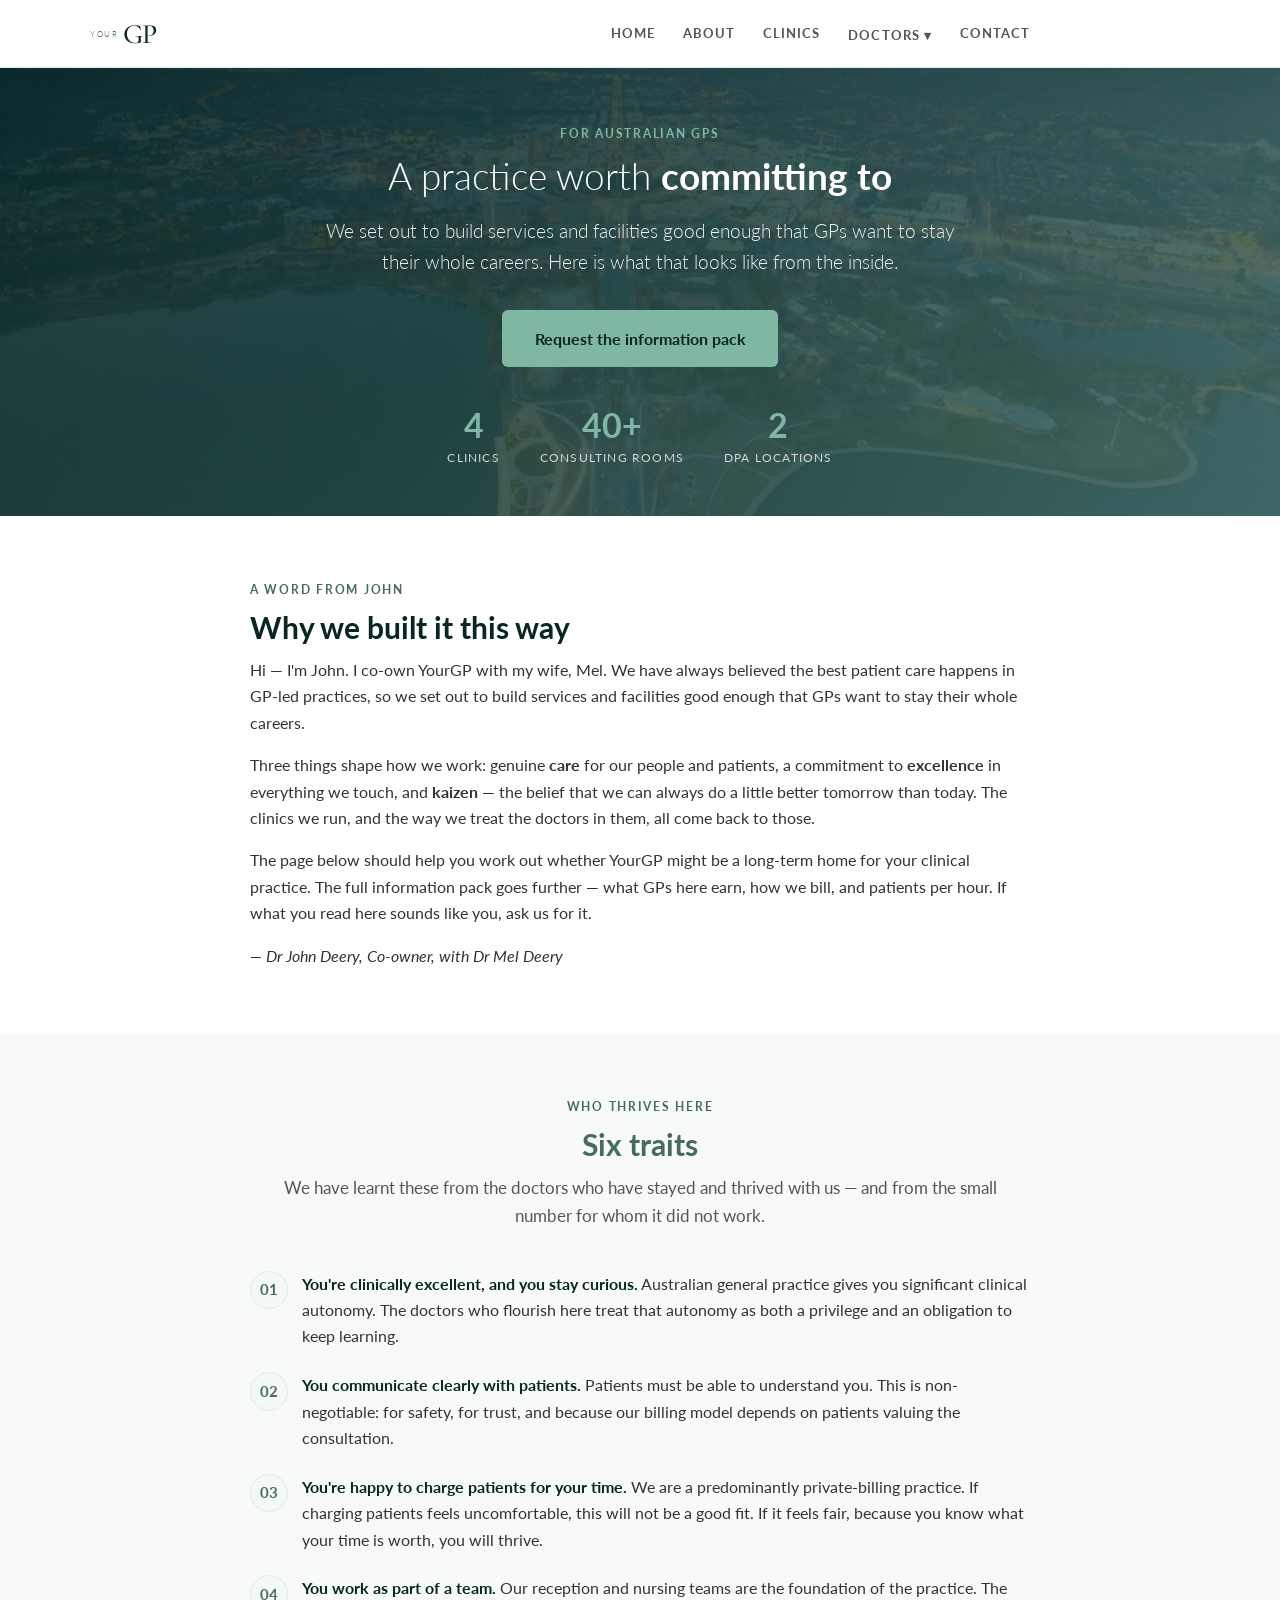
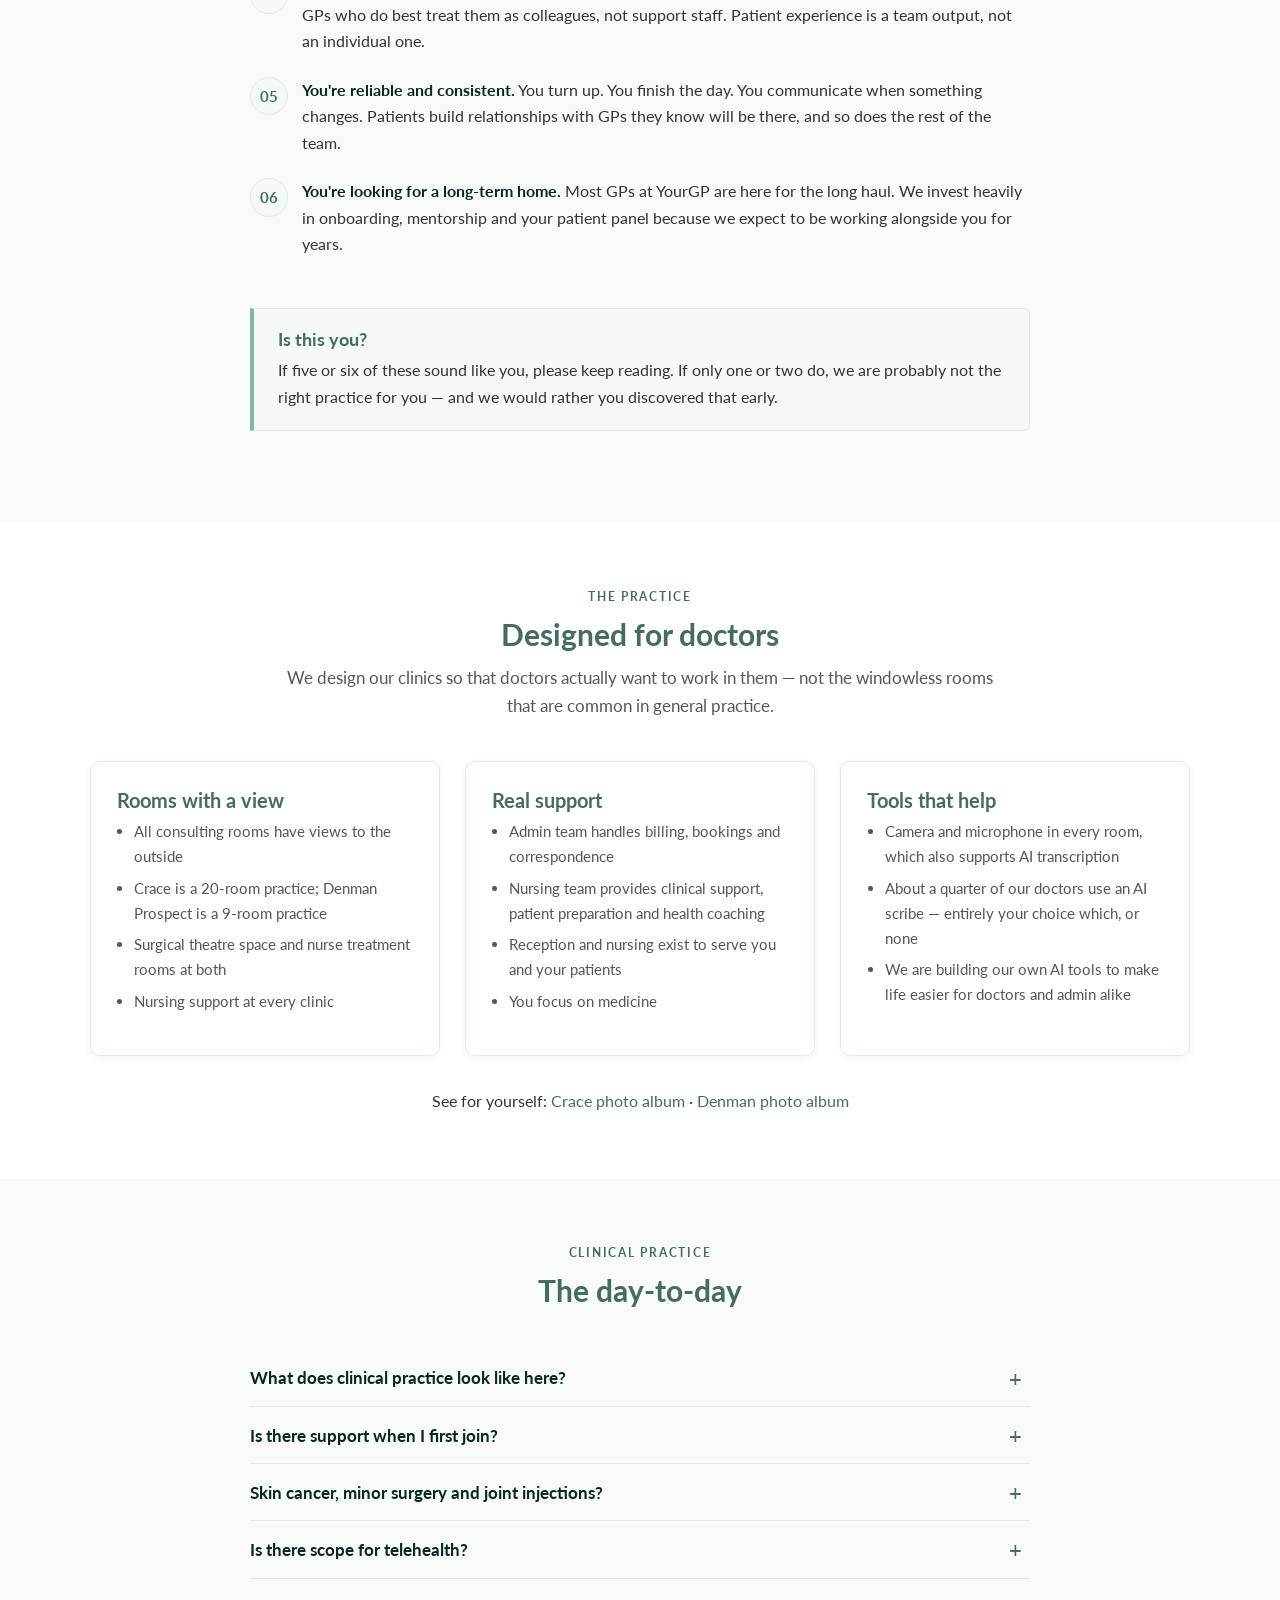
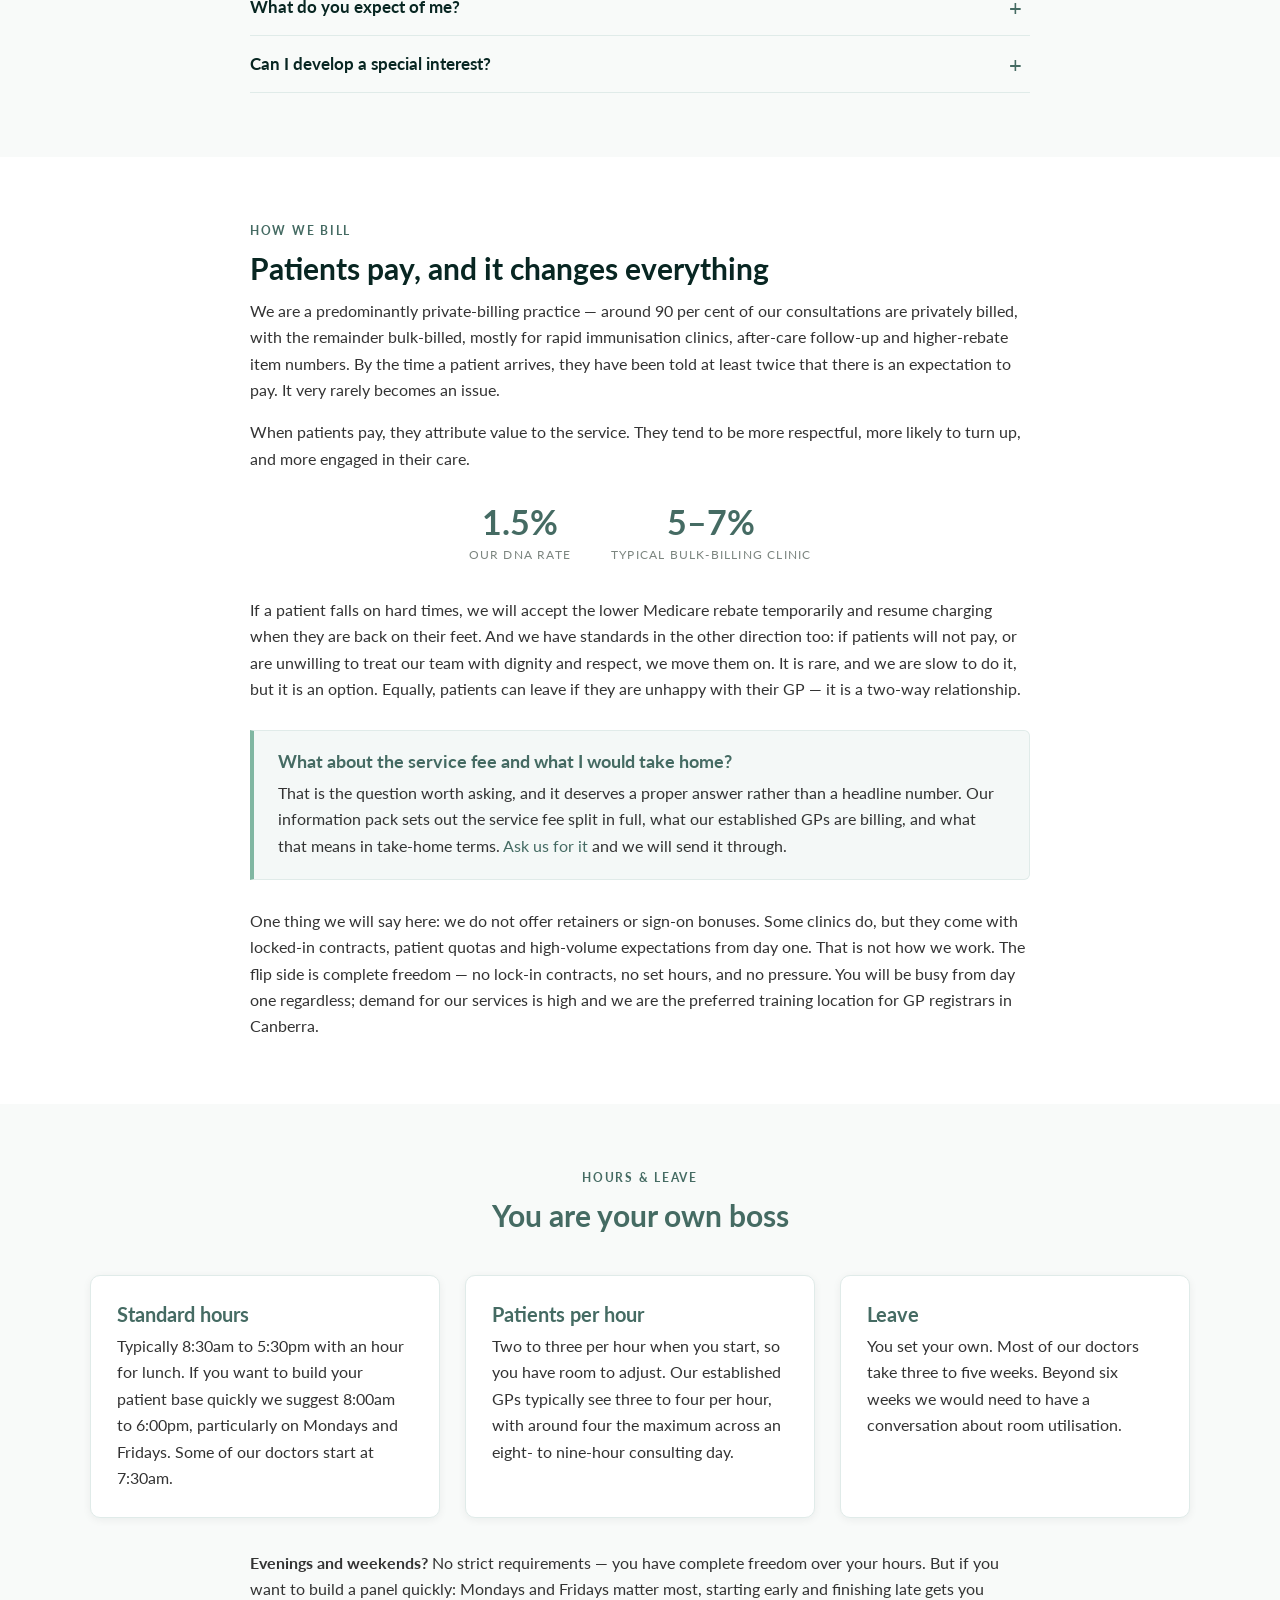
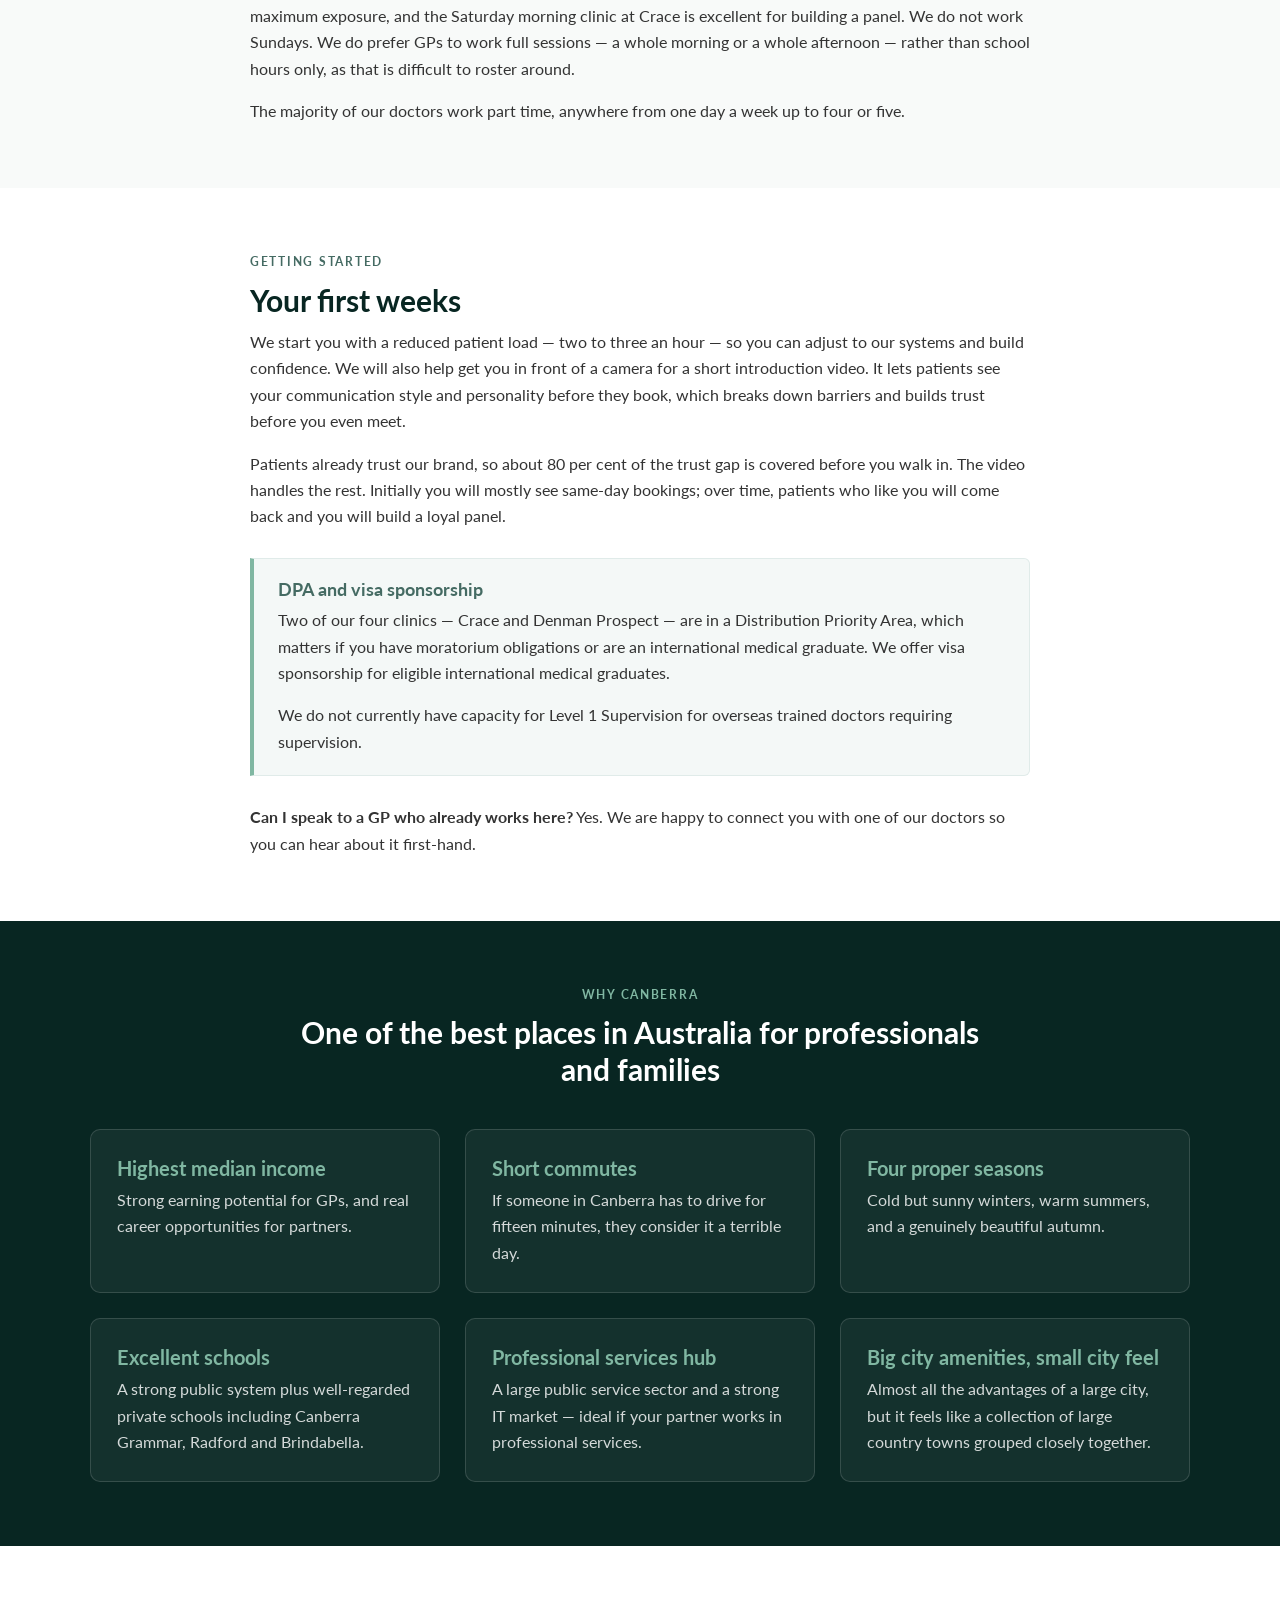
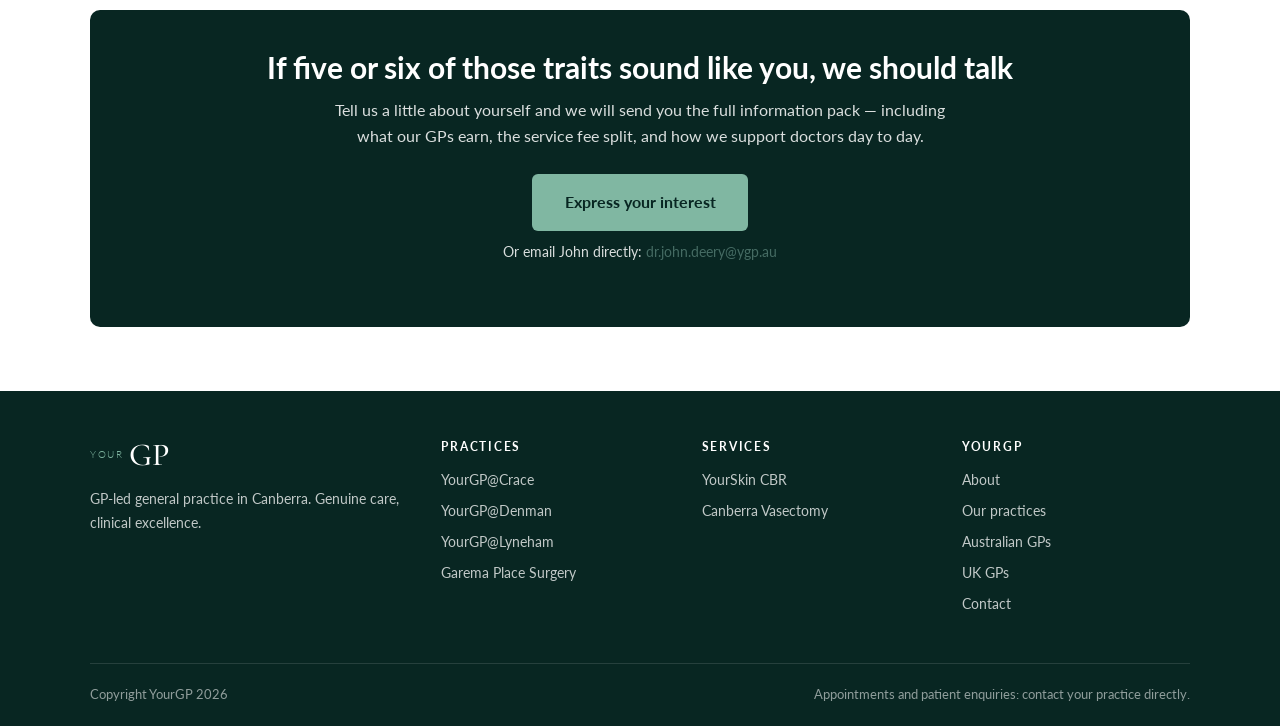
<file: australian-gps/index.html>
<!DOCTYPE html>
<html lang="en-AU">
<head>
<meta charset="UTF-8">
<meta name="viewport" content="width=device-width, initial-scale=1">
<title>GP Opportunities in Canberra — YourGP</title>
<meta name="description" content="Join YourGP in Canberra. GP-led practices with rooms that have windows, real nursing and admin support, DPA locations, mentorship in skin cancer and minor surgery, and complete freedom over your hours.">
<link rel="canonical" href="https://ygp.au/australian-gps/">
<meta property="og:type" content="website">
<meta property="og:site_name" content="YourGP">
<meta property="og:url" content="https://ygp.au/australian-gps/">
<meta property="og:title" content="GP Opportunities in Canberra — YourGP">
<meta property="og:description" content="A practice worth committing to. What it is like to work as a GP at YourGP in Canberra.">
<meta name="twitter:card" content="summary">
<meta name="twitter:title" content="GP Opportunities in Canberra — YourGP">
<meta name="twitter:description" content="A practice worth committing to. What it is like to work as a GP at YourGP in Canberra.">
<link rel="icon" href="../favicon.ico">
<link rel="alternate" type="text/markdown" href="/llms.txt" title="LLM-readable site summary">
<link rel="stylesheet" href="../css/style.css">
</head>
<body>
<a class="skip-link" href="#main">Skip to content</a>

<nav class="nav-bar">
  <div class="container nav-inner">
    <a href="../" class="nav-logo"><span class="wordmark"><span class="your">Your</span><span class="gp">GP</span></span></a>
    <div class="nav-links">
      <a href="../">Home</a>
      <a href="../about/">About</a>
      <a href="../clinics/">Clinics</a>
      <div class="nav-dropdown">
        <button type="button" aria-haspopup="true">Doctors</button>
        <div class="nav-menu">
          <a href="./">Australian GPs</a>
          <a href="../uk-gps/">UK GPs</a>
        </div>
      </div>
      <a href="../contact/">Contact</a>
      <a class="nav-cta" href="https://forms.office.com/Pages/ResponsePage.aspx?id=IKXQ2SNEa0yqgAESdXTJaGhYc1dA2aRNq_7tqUENCfBURjNPQjk3MldQNDBGWlVUWDhHUENSOUZONy4u" target="_blank" rel="noopener noreferrer">Express Interest</a>
    </div>
    <button class="hamburger" id="hamburger" aria-label="Menu" aria-expanded="false" aria-controls="mobile-menu">
      <span></span><span></span><span></span>
    </button>
  </div>
</nav>

<div class="mobile-menu" id="mobile-menu">
  <a href="../">Home</a>
  <a href="../about/">About</a>
  <a href="../clinics/">Clinics</a>
  <span class="mm-group-label">Doctors</span>
  <a href="./">Australian GPs</a>
  <a href="../uk-gps/">UK GPs</a>
  <a href="../contact/">Contact</a>
  <div class="mm-cta">
    <a class="btn btn-solid" href="https://forms.office.com/Pages/ResponsePage.aspx?id=IKXQ2SNEa0yqgAESdXTJaGhYc1dA2aRNq_7tqUENCfBURjNPQjk3MldQNDBGWlVUWDhHUENSOUZONy4u" target="_blank" rel="noopener noreferrer">Express Your Interest</a>
  </div>
</div>

<main id="main">

<section class="hero hero-compact">
  <div class="hero-bg">
    <img src="../images/hero-canberra-twilight.jpg" alt="">
    <div class="hero-overlay"></div>
  </div>
  <div class="container hero-content">
    <span class="eyebrow">For Australian GPs</span>
    <h1>A practice worth <strong>committing to</strong></h1>
    <p class="hero-sub">We set out to build services and facilities good enough that GPs want to stay their whole careers. Here is what that looks like from the inside.</p>
    <div class="hero-buttons">
      <a class="btn btn-primary" href="https://forms.office.com/Pages/ResponsePage.aspx?id=IKXQ2SNEa0yqgAESdXTJaGhYc1dA2aRNq_7tqUENCfBURjNPQjk3MldQNDBGWlVUWDhHUENSOUZONy4u" target="_blank" rel="noopener noreferrer">Request the information pack</a>
    </div>
    <div class="stat-row">
      <div class="stat"><span class="stat-number">4</span><span class="stat-label">Clinics</span></div>
      <div class="stat"><span class="stat-number">40+</span><span class="stat-label">Consulting Rooms</span></div>
      <div class="stat"><span class="stat-number">2</span><span class="stat-label">DPA Locations</span></div>
    </div>
  </div>
</section>

<!-- Foreword -->
<section class="section">
  <div class="container-narrow">
    <span class="eyebrow">A word from John</span>
    <h2>Why we built it this way</h2>
    <p>Hi — I'm John. I co-own YourGP with my wife, Mel. We have always believed the best patient care happens in GP-led practices, so we set out to build services and facilities good enough that GPs want to stay their whole careers.</p>
    <p>Three things shape how we work: genuine <strong>care</strong> for our people and patients, a commitment to <strong>excellence</strong> in everything we touch, and <strong>kaizen</strong> — the belief that we can always do a little better tomorrow than today. The clinics we run, and the way we treat the doctors in them, all come back to those.</p>
    <p>The page below should help you work out whether YourGP might be a long-term home for your clinical practice. The full information pack goes further — what GPs here earn, how we bill, and patients per hour. If what you read here sounds like you, ask us for it.</p>
    <p><em>— Dr John Deery, Co-owner, with Dr Mel Deery</em></p>
  </div>
</section>

<!-- Who thrives -->
<section class="section section-alt">
  <div class="container-narrow">
    <div class="section-header">
      <span class="eyebrow">Who thrives here</span>
      <h2>Six traits</h2>
      <p>We have learnt these from the doctors who have stayed and thrived with us — and from the small number for whom it did not work.</p>
    </div>

    <ol class="trait-list">
      <li><strong>You're clinically excellent, and you stay curious.</strong> Australian general practice gives you significant clinical autonomy. The doctors who flourish here treat that autonomy as both a privilege and an obligation to keep learning.</li>
      <li><strong>You communicate clearly with patients.</strong> Patients must be able to understand you. This is non-negotiable: for safety, for trust, and because our billing model depends on patients valuing the consultation.</li>
      <li><strong>You're happy to charge patients for your time.</strong> We are a predominantly private-billing practice. If charging patients feels uncomfortable, this will not be a good fit. If it feels fair, because you know what your time is worth, you will thrive.</li>
      <li><strong>You work as part of a team.</strong> Our reception and nursing teams are the foundation of the practice. The GPs who do best treat them as colleagues, not support staff. Patient experience is a team output, not an individual one.</li>
      <li><strong>You're reliable and consistent.</strong> You turn up. You finish the day. You communicate when something changes. Patients build relationships with GPs they know will be there, and so does the rest of the team.</li>
      <li><strong>You're looking for a long-term home.</strong> Most GPs at YourGP are here for the long haul. We invest heavily in onboarding, mentorship and your patient panel because we expect to be working alongside you for years.</li>
    </ol>

    <div class="callout">
      <h3>Is this you?</h3>
      <p>If five or six of these sound like you, please keep reading. If only one or two do, we are probably not the right practice for you — and we would rather you discovered that early.</p>
    </div>
  </div>
</section>

<!-- Facilities -->
<section class="section">
  <div class="container">
    <div class="section-header">
      <span class="eyebrow">The practice</span>
      <h2>Designed for doctors</h2>
      <p>We design our clinics so that doctors actually want to work in them — not the windowless rooms that are common in general practice.</p>
    </div>
    <div class="grid-3">

      <div class="card">
        <h3>Rooms with a view</h3>
        <ul>
          <li>All consulting rooms have views to the outside</li>
          <li>Crace is a 20-room practice; Denman Prospect is a 9-room practice</li>
          <li>Surgical theatre space and nurse treatment rooms at both</li>
          <li>Nursing support at every clinic</li>
        </ul>
      </div>

      <div class="card">
        <h3>Real support</h3>
        <ul>
          <li>Admin team handles billing, bookings and correspondence</li>
          <li>Nursing team provides clinical support, patient preparation and health coaching</li>
          <li>Reception and nursing exist to serve you and your patients</li>
          <li>You focus on medicine</li>
        </ul>
      </div>

      <div class="card">
        <h3>Tools that help</h3>
        <ul>
          <li>Camera and microphone in every room, which also supports AI transcription</li>
          <li>About a quarter of our doctors use an AI scribe — entirely your choice which, or none</li>
          <li>We are building our own AI tools to make life easier for doctors and admin alike</li>
        </ul>
      </div>

    </div>
    <p class="text-center" style="margin-top:2rem;">See for yourself:
      <a href="https://photos.app.goo.gl/nB4bJeKyw528QdDN9" target="_blank" rel="noopener noreferrer">Crace photo album</a> ·
      <a href="https://photos.app.goo.gl/rVZg7LRozqgGF4b66" target="_blank" rel="noopener noreferrer">Denman photo album</a>
    </p>
  </div>
</section>

<!-- Clinical practice, accordion -->
<section class="section section-alt">
  <div class="container-narrow">
    <div class="section-header">
      <span class="eyebrow">Clinical practice</span>
      <h2>The day-to-day</h2>
    </div>

    <div class="accordion-item">
      <button class="accordion-trigger" type="button" aria-expanded="false">What does clinical practice look like here?</button>
      <div class="accordion-panel">
        <p>General practice in Australia offers significant clinical autonomy. You can order CTs, MRIs and other investigations directly — it is your clinical responsibility. Over time, your patient panel will come to reflect you and the clinical choices you make.</p>
      </div>
    </div>

    <div class="accordion-item">
      <button class="accordion-trigger" type="button" aria-expanded="false">Is there support when I first join?</button>
      <div class="accordion-panel">
        <p>Yes. We understand it takes time to settle in, learn our systems and build a patient base. We start new GPs slowly — as few as two to three patients per hour for the first week or two — so you have time to learn the system, ask questions and avoid mistakes. We then increase your patient flow gradually, as you are ready.</p>
        <p>We are expert coaches at helping GPs be excellent.</p>
      </div>
    </div>

    <div class="accordion-item">
      <button class="accordion-trigger" type="button" aria-expanded="false">Skin cancer, minor surgery and joint injections?</button>
      <div class="accordion-panel">
        <p>We have a strong team of skin cancer doctors across our practices — enough to warrant a dedicated service at <a href="https://yourskincbr.com.au" target="_blank" rel="noopener noreferrer">yourskincbr.com.au</a>. They hold masters degrees in skin medicine or advanced diplomas from one of Australia's skin cancer colleges. One doctor uses a FotoFinder.</p>
        <p>Our skin doctors are happy to share skills and upskill colleagues. We regularly have other doctors sitting in to learn surgical procedures, and we can teach and support you to do joint injections. If any of this is a special interest of yours, there is excellent mentorship available.</p>
      </div>
    </div>

    <div class="accordion-item">
      <button class="accordion-trigger" type="button" aria-expanded="false">Is there scope for telehealth?</button>
      <div class="accordion-panel">
        <p>Yes, at all clinics where appropriate — our Denman clinic runs roughly eight to nine per cent of consultations by telehealth, mostly telephone. We do not actively encourage it. We find face-to-face medicine produces better outcomes and a better experience for patients and doctors alike.</p>
      </div>
    </div>

    <div class="accordion-item">
      <button class="accordion-trigger" type="button" aria-expanded="false">What do you expect of me?</button>
      <div class="accordion-panel">
        <ul>
          <li><strong>Communication.</strong> Patients must be able to understand you. Non-negotiable.</li>
          <li><strong>Clinical quality.</strong> You need to be making excellent clinical decisions.</li>
          <li><strong>Reliability.</strong> You turn up and provide a consistent standard.</li>
          <li><strong>Valuing your time.</strong> We expect GPs to charge appropriately. It keeps things fair across the team.</li>
        </ul>
      </div>
    </div>

    <div class="accordion-item">
      <button class="accordion-trigger" type="button" aria-expanded="false">Can I develop a special interest?</button>
      <div class="accordion-panel">
        <p>Absolutely. Over time your patient panel will reflect your interests and how you practise. If skin cancer or minor surgery interests you, our experienced skin cancer doctors are happy to mentor and upskill you. Professional development is self-directed — you are a tenant — and some of our doctors dedicate a day a week to study.</p>
      </div>
    </div>

  </div>
</section>

<!-- Billing model -->
<section class="section">
  <div class="container-narrow">
    <span class="eyebrow">How we bill</span>
    <h2>Patients pay, and it changes everything</h2>
    <p>We are a predominantly private-billing practice — around 90 per cent of our consultations are privately billed, with the remainder bulk-billed, mostly for rapid immunisation clinics, after-care follow-up and higher-rebate item numbers. By the time a patient arrives, they have been told at least twice that there is an expectation to pay. It very rarely becomes an issue.</p>
    <p>When patients pay, they attribute value to the service. They tend to be more respectful, more likely to turn up, and more engaged in their care.</p>

    <div class="stat-row" style="margin: 2rem 0;">
      <div class="stat"><span class="stat-number">1.5%</span><span class="stat-label">Our DNA rate</span></div>
      <div class="stat"><span class="stat-number">5&ndash;7%</span><span class="stat-label">Typical bulk-billing clinic</span></div>
    </div>

    <p>If a patient falls on hard times, we will accept the lower Medicare rebate temporarily and resume charging when they are back on their feet. And we have standards in the other direction too: if patients will not pay, or are unwilling to treat our team with dignity and respect, we move them on. It is rare, and we are slow to do it, but it is an option. Equally, patients can leave if they are unhappy with their GP — it is a two-way relationship.</p>

    <div class="callout">
      <h3>What about the service fee and what I would take home?</h3>
      <p>That is the question worth asking, and it deserves a proper answer rather than a headline number. Our information pack sets out the service fee split in full, what our established GPs are billing, and what that means in take-home terms. <a href="https://forms.office.com/Pages/ResponsePage.aspx?id=IKXQ2SNEa0yqgAESdXTJaGhYc1dA2aRNq_7tqUENCfBURjNPQjk3MldQNDBGWlVUWDhHUENSOUZONy4u" target="_blank" rel="noopener noreferrer">Ask us for it</a> and we will send it through.</p>
    </div>

    <p>One thing we will say here: we do not offer retainers or sign-on bonuses. Some clinics do, but they come with locked-in contracts, patient quotas and high-volume expectations from day one. That is not how we work. The flip side is complete freedom — no lock-in contracts, no set hours, and no pressure. You will be busy from day one regardless; demand for our services is high and we are the preferred training location for GP registrars in Canberra.</p>
  </div>
</section>

<!-- Hours and leave -->
<section class="section section-alt">
  <div class="container">
    <div class="section-header">
      <span class="eyebrow">Hours &amp; leave</span>
      <h2>You are your own boss</h2>
    </div>
    <div class="grid-3">

      <div class="card">
        <h3>Standard hours</h3>
        <p>Typically 8:30am to 5:30pm with an hour for lunch. If you want to build your patient base quickly we suggest 8:00am to 6:00pm, particularly on Mondays and Fridays. Some of our doctors start at 7:30am.</p>
      </div>

      <div class="card">
        <h3>Patients per hour</h3>
        <p>Two to three per hour when you start, so you have room to adjust. Our established GPs typically see three to four per hour, with around four the maximum across an eight- to nine-hour consulting day.</p>
      </div>

      <div class="card">
        <h3>Leave</h3>
        <p>You set your own. Most of our doctors take three to five weeks. Beyond six weeks we would need to have a conversation about room utilisation.</p>
      </div>

    </div>

    <div class="container-narrow" style="margin-top:2rem;">
      <p><strong>Evenings and weekends?</strong> No strict requirements — you have complete freedom over your hours. But if you want to build a panel quickly: Mondays and Fridays matter most, starting early and finishing late gets you maximum exposure, and the Saturday morning clinic at Crace is excellent for building a panel. We do not work Sundays. We do prefer GPs to work full sessions — a whole morning or a whole afternoon — rather than school hours only, as that is difficult to roster around.</p>
      <p>The majority of our doctors work part time, anywhere from one day a week up to four or five.</p>
    </div>
  </div>
</section>

<!-- Getting started -->
<section class="section">
  <div class="container-narrow">
    <span class="eyebrow">Getting started</span>
    <h2>Your first weeks</h2>
    <p>We start you with a reduced patient load — two to three an hour — so you can adjust to our systems and build confidence. We will also help get you in front of a camera for a short introduction video. It lets patients see your communication style and personality before they book, which breaks down barriers and builds trust before you even meet.</p>
    <p>Patients already trust our brand, so about 80 per cent of the trust gap is covered before you walk in. The video handles the rest. Initially you will mostly see same-day bookings; over time, patients who like you will come back and you will build a loyal panel.</p>

    <div class="callout">
      <h3>DPA and visa sponsorship</h3>
      <p>Two of our four clinics — Crace and Denman Prospect — are in a Distribution Priority Area, which matters if you have moratorium obligations or are an international medical graduate. We offer visa sponsorship for eligible international medical graduates.</p>
      <p>We do not currently have capacity for Level 1 Supervision for overseas trained doctors requiring supervision.</p>
    </div>

    <p><strong>Can I speak to a GP who already works here?</strong> Yes. We are happy to connect you with one of our doctors so you can hear about it first-hand.</p>
  </div>
</section>

<!-- Why Canberra -->
<section class="section section-dark">
  <div class="container">
    <div class="section-header">
      <span class="eyebrow">Why Canberra</span>
      <h2>One of the best places in Australia for professionals and families</h2>
    </div>
    <div class="grid-3">
      <div class="card">
        <h3>Highest median income</h3>
        <p>Strong earning potential for GPs, and real career opportunities for partners.</p>
      </div>
      <div class="card">
        <h3>Short commutes</h3>
        <p>If someone in Canberra has to drive for fifteen minutes, they consider it a terrible day.</p>
      </div>
      <div class="card">
        <h3>Four proper seasons</h3>
        <p>Cold but sunny winters, warm summers, and a genuinely beautiful autumn.</p>
      </div>
      <div class="card">
        <h3>Excellent schools</h3>
        <p>A strong public system plus well-regarded private schools including Canberra Grammar, Radford and Brindabella.</p>
      </div>
      <div class="card">
        <h3>Professional services hub</h3>
        <p>A large public service sector and a strong IT market — ideal if your partner works in professional services.</p>
      </div>
      <div class="card">
        <h3>Big city amenities, small city feel</h3>
        <p>Almost all the advantages of a large city, but it feels like a collection of large country towns grouped closely together.</p>
      </div>
    </div>
  </div>
</section>

<!-- CTA -->
<section class="section">
  <div class="container">
    <div class="cta-block">
      <h2>If five or six of those traits sound like you, we should talk</h2>
      <p>Tell us a little about yourself and we will send you the full information pack — including what our GPs earn, the service fee split, and how we support doctors day to day.</p>
      <a class="btn btn-primary" href="https://forms.office.com/Pages/ResponsePage.aspx?id=IKXQ2SNEa0yqgAESdXTJaGhYc1dA2aRNq_7tqUENCfBURjNPQjk3MldQNDBGWlVUWDhHUENSOUZONy4u" target="_blank" rel="noopener noreferrer">Express your interest</a>
      <p class="cta-note">Or email John directly: <a href="mailto:dr.john.deery@ygp.au">dr.john.deery@ygp.au</a></p>
    </div>
  </div>
</section>

</main>

<footer>
  <div class="container">
    <div class="footer-grid">
      <div class="footer-logo">
        <span class="wordmark wordmark--light"><span class="your">Your</span><span class="gp">GP</span></span>
        <p>GP-led general practice in Canberra. Genuine care, clinical excellence.</p>
      </div>
      <div>
        <h4>Practices</h4>
        <a href="https://yourgpcrace.com.au" rel="noopener noreferrer">YourGP@Crace</a>
        <a href="https://yourgpdenman.com.au" rel="noopener noreferrer">YourGP@Denman</a>
        <a href="https://yourgplyneham.com.au" rel="noopener noreferrer">YourGP@Lyneham</a>
        <a href="https://garemaplacesurgery.com.au" rel="noopener noreferrer">Garema Place Surgery</a>
      </div>
      <div>
        <h4>Services</h4>
        <a href="https://yourskincbr.com.au" rel="noopener noreferrer">YourSkin CBR</a>
        <a href="https://canberravasectomy.com.au" rel="noopener noreferrer">Canberra Vasectomy</a>
      </div>
      <div>
        <h4>YourGP</h4>
        <a href="../about/">About</a>
        <a href="../clinics/">Our practices</a>
        <a href="./">Australian GPs</a>
        <a href="../uk-gps/">UK GPs</a>
        <a href="../contact/">Contact</a>
      </div>
    </div>
    <div class="footer-bottom">
      <span>Copyright YourGP 2026</span>
      <span>Appointments and patient enquiries: contact your practice directly.</span>
    </div>
  </div>
</footer>

<script src="../js/main.js"></script>
</body>
</html>
</file>
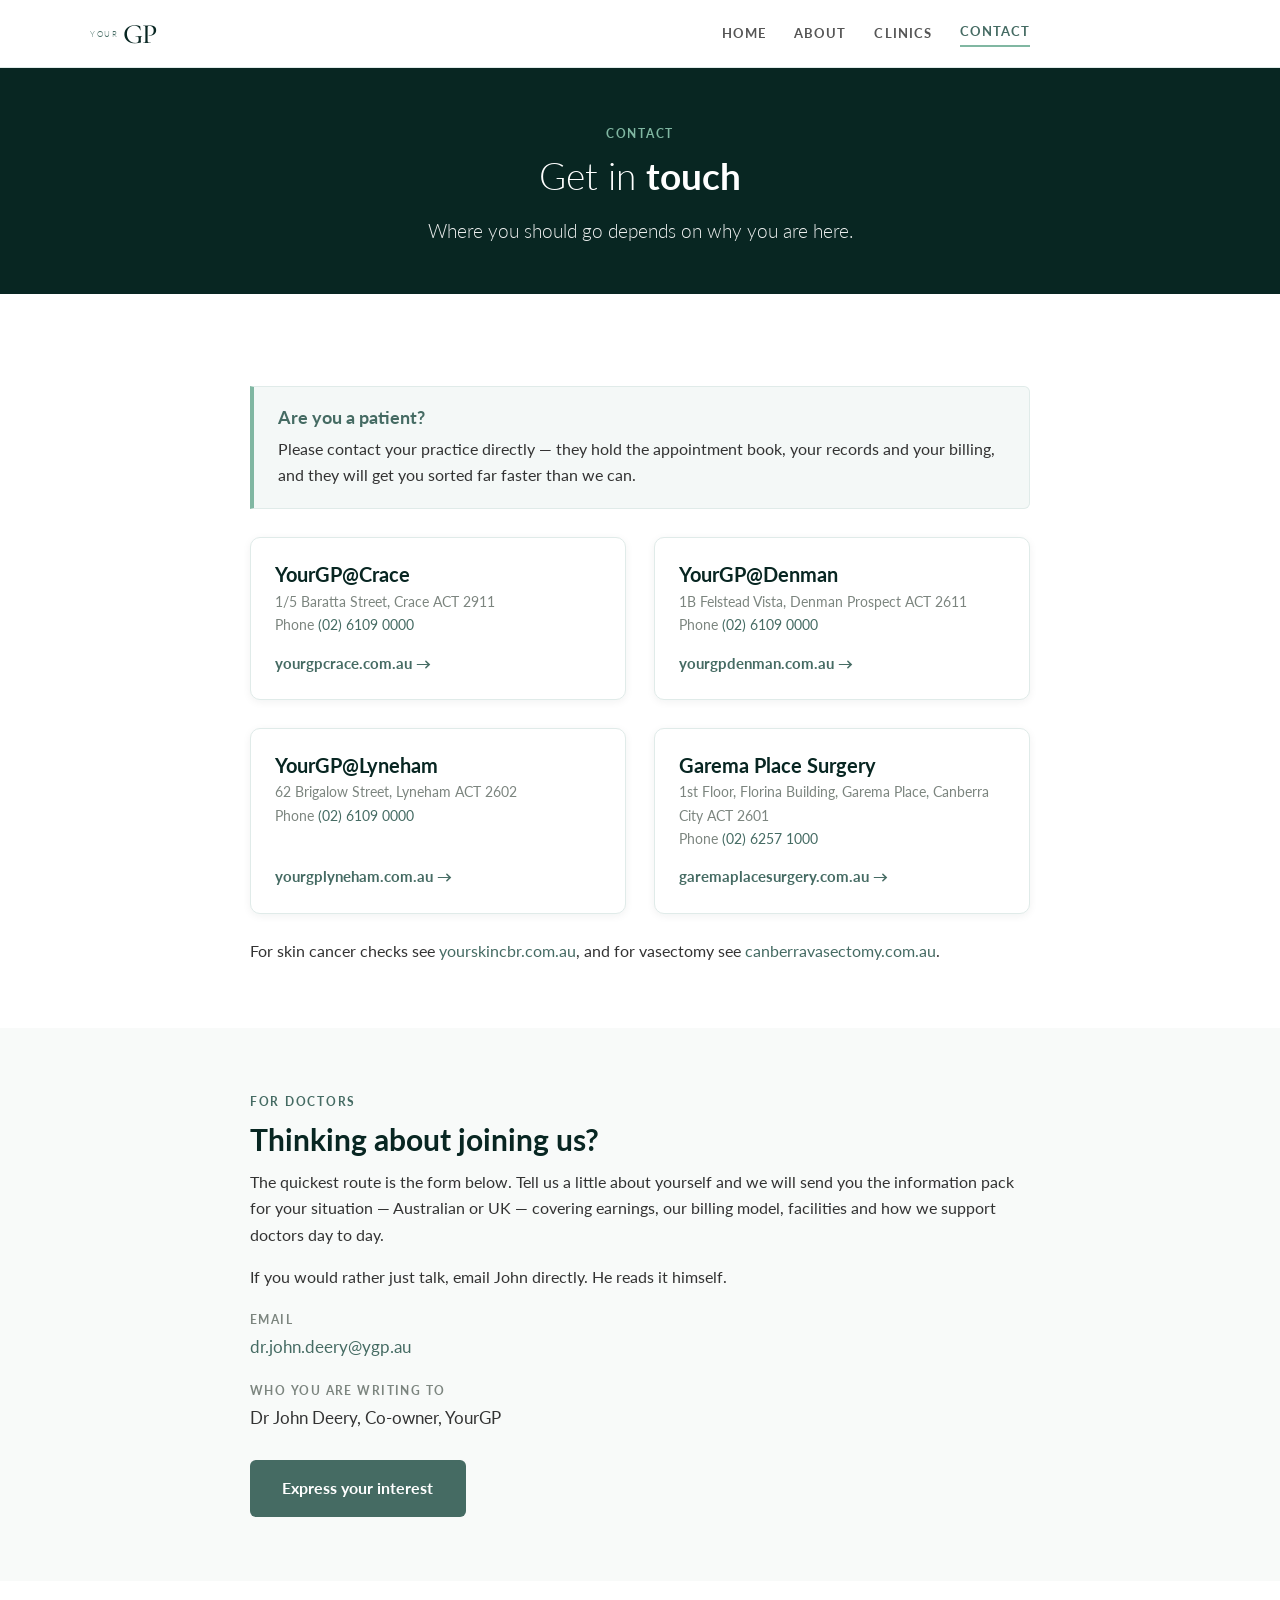
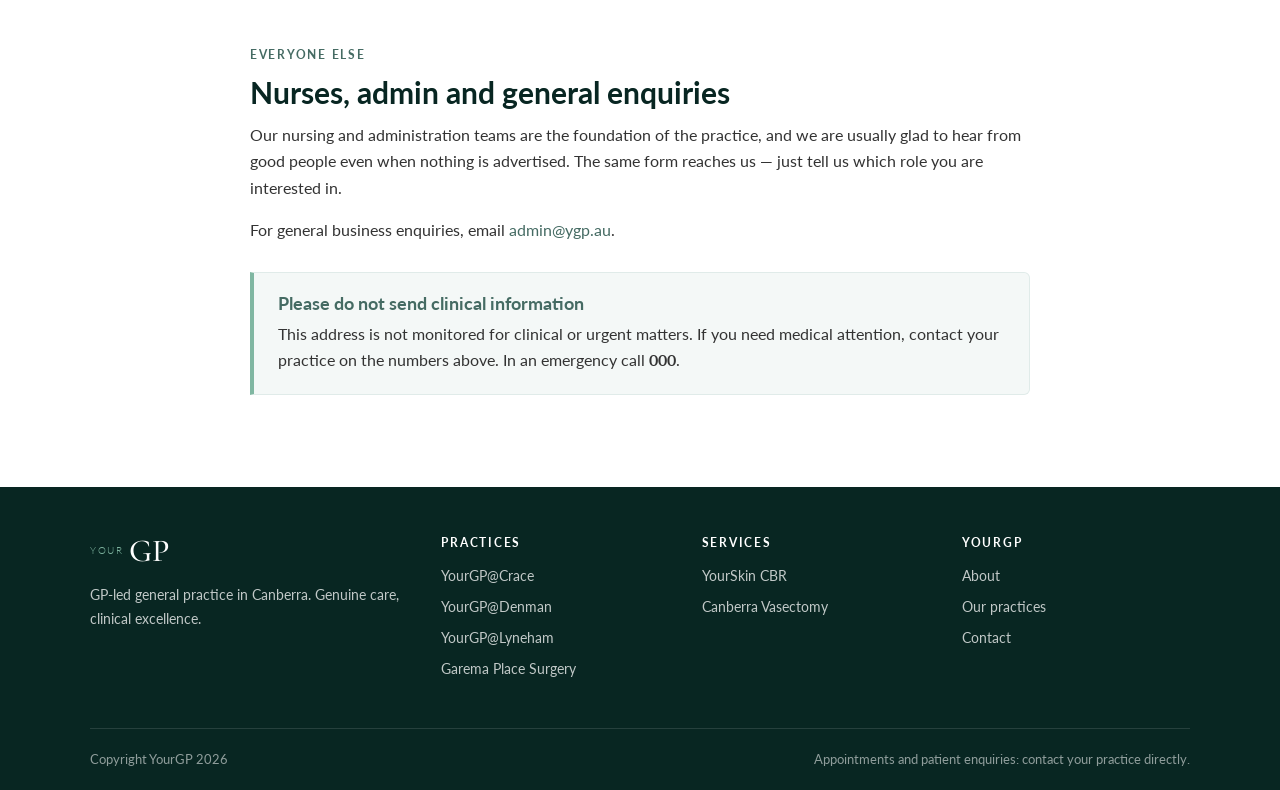
<file: contact/index.html>
<!DOCTYPE html>
<html lang="en-AU">
<head>
<meta charset="UTF-8">
<meta name="viewport" content="width=device-width, initial-scale=1">
<title>Contact YourGP</title>
<meta name="description" content="Contact YourGP. Patients should contact their practice directly. Doctors and job enquiries can reach John Deery or express interest online.">
<link rel="canonical" href="https://ygp.au/contact/">
<meta property="og:type" content="website">
<meta property="og:site_name" content="YourGP">
<meta property="og:url" content="https://ygp.au/contact/">
<meta property="og:title" content="Contact YourGP">
<meta property="og:description" content="How to reach us — patients, doctors, and everyone in between.">
<meta name="twitter:card" content="summary">
<meta name="twitter:title" content="Contact YourGP">
<meta name="twitter:description" content="How to reach us — patients, doctors, and everyone in between.">
<link rel="icon" href="../favicon.ico">
<link rel="alternate" type="text/markdown" href="/llms.txt" title="LLM-readable site summary">
<link rel="stylesheet" href="../css/style.css">
</head>
<body>
<a class="skip-link" href="#main">Skip to content</a>

<nav class="nav-bar">
  <div class="container nav-inner">
    <a href="../" class="nav-logo"><span class="wordmark"><span class="your">Your</span><span class="gp">GP</span></span></a>
    <div class="nav-links">
      <a href="../">Home</a>
      <a href="../about/">About</a>
      <a href="../clinics/">Clinics</a>
      <a href="./" class="active">Contact</a>
      <a class="nav-cta" href="https://forms.office.com/Pages/ResponsePage.aspx?id=IKXQ2SNEa0yqgAESdXTJaGhYc1dA2aRNq_7tqUENCfBURjNPQjk3MldQNDBGWlVUWDhHUENSOUZONy4u" target="_blank" rel="noopener noreferrer">Express Interest</a>
    </div>
    <button class="hamburger" id="hamburger" aria-label="Menu" aria-expanded="false" aria-controls="mobile-menu">
      <span></span><span></span><span></span>
    </button>
  </div>
</nav>

<div class="mobile-menu" id="mobile-menu">
  <a href="../">Home</a>
  <a href="../about/">About</a>
  <a href="../clinics/">Clinics</a>
  <a href="./">Contact</a>
  <div class="mm-cta">
    <a class="btn btn-solid" href="https://forms.office.com/Pages/ResponsePage.aspx?id=IKXQ2SNEa0yqgAESdXTJaGhYc1dA2aRNq_7tqUENCfBURjNPQjk3MldQNDBGWlVUWDhHUENSOUZONy4u" target="_blank" rel="noopener noreferrer">Express Your Interest</a>
  </div>
</div>

<main id="main">

<section class="hero hero-compact">
  <div class="container hero-content">
    <span class="eyebrow">Contact</span>
    <h1>Get in <strong>touch</strong></h1>
    <p class="hero-sub">Where you should go depends on why you are here.</p>
  </div>
</section>

<!-- Patients first — most visitors -->
<section class="section">
  <div class="container-narrow">
    <div class="callout">
      <h3>Are you a patient?</h3>
      <p>Please contact your practice directly — they hold the appointment book, your records and your billing, and they will get you sorted far faster than we can.</p>
    </div>

    <div class="grid-2" style="margin-top:1.5rem;">
      <div class="clinic-card">
        <h3>YourGP@Crace</h3>
        <p class="clinic-meta">1/5 Baratta Street, Crace ACT 2911<br>Phone <a href="tel:+61261090000">(02) 6109 0000</a></p>
        <a class="clinic-link" href="https://yourgpcrace.com.au" rel="noopener noreferrer">yourgpcrace.com.au &rarr;</a>
      </div>
      <div class="clinic-card">
        <h3>YourGP@Denman</h3>
        <p class="clinic-meta">1B Felstead Vista, Denman Prospect ACT 2611<br>Phone <a href="tel:+61261090000">(02) 6109 0000</a></p>
        <a class="clinic-link" href="https://yourgpdenman.com.au" rel="noopener noreferrer">yourgpdenman.com.au &rarr;</a>
      </div>
      <div class="clinic-card">
        <h3>YourGP@Lyneham</h3>
        <p class="clinic-meta">62 Brigalow Street, Lyneham ACT 2602<br>Phone <a href="tel:+61261090000">(02) 6109 0000</a></p>
        <a class="clinic-link" href="https://yourgplyneham.com.au" rel="noopener noreferrer">yourgplyneham.com.au &rarr;</a>
      </div>
      <div class="clinic-card">
        <h3>Garema Place Surgery</h3>
        <p class="clinic-meta">1st Floor, Florina Building, Garema Place, Canberra City ACT 2601<br>Phone <a href="tel:+61262571000">(02) 6257 1000</a></p>
        <a class="clinic-link" href="https://garemaplacesurgery.com.au" rel="noopener noreferrer">garemaplacesurgery.com.au &rarr;</a>
      </div>
    </div>

    <p style="margin-top:1.5rem;">For skin cancer checks see <a href="https://yourskincbr.com.au" rel="noopener noreferrer">yourskincbr.com.au</a>, and for vasectomy see <a href="https://canberravasectomy.com.au" rel="noopener noreferrer">canberravasectomy.com.au</a>.</p>
  </div>
</section>

<!-- Doctors -->
<section class="section section-alt">
  <div class="container-narrow">
    <span class="eyebrow">For doctors</span>
    <h2>Thinking about joining us?</h2>
    <p>The quickest route is the form below. Tell us a little about yourself and we will send you the information pack for your situation — Australian or UK — covering earnings, our billing model, facilities and how we support doctors day to day.</p>
    <p>If you would rather just talk, email John directly. He reads it himself.</p>

    <dl class="contact-details">
      <dt>Email</dt>
      <dd><a href="mailto:dr.john.deery@ygp.au">dr.john.deery@ygp.au</a></dd>
      <dt>Who you are writing to</dt>
      <dd>Dr John Deery, Co-owner, YourGP</dd>
    </dl>

    <p style="margin-top:1.75rem;">
      <a class="btn btn-solid" href="https://forms.office.com/Pages/ResponsePage.aspx?id=IKXQ2SNEa0yqgAESdXTJaGhYc1dA2aRNq_7tqUENCfBURjNPQjk3MldQNDBGWlVUWDhHUENSOUZONy4u" target="_blank" rel="noopener noreferrer">Express your interest</a>
    </p>
  </div>
</section>

<!-- Nurses, admin, general -->
<section class="section">
  <div class="container-narrow">
    <span class="eyebrow">Everyone else</span>
    <h2>Nurses, admin and general enquiries</h2>
    <p>Our nursing and administration teams are the foundation of the practice, and we are usually glad to hear from good people even when nothing is advertised. The same form reaches us — just tell us which role you are interested in.</p>
    <p>For general business enquiries, email <a href="mailto:admin@ygp.au">admin@ygp.au</a>.</p>
    <div class="callout">
      <h3>Please do not send clinical information</h3>
      <p>This address is not monitored for clinical or urgent matters. If you need medical attention, contact your practice on the numbers above. In an emergency call <strong>000</strong>.</p>
    </div>
  </div>
</section>

</main>

<footer>
  <div class="container">
    <div class="footer-grid">
      <div class="footer-logo">
        <span class="wordmark wordmark--light"><span class="your">Your</span><span class="gp">GP</span></span>
        <p>GP-led general practice in Canberra. Genuine care, clinical excellence.</p>
      </div>
      <div>
        <h4>Practices</h4>
        <a href="https://yourgpcrace.com.au" rel="noopener noreferrer">YourGP@Crace</a>
        <a href="https://yourgpdenman.com.au" rel="noopener noreferrer">YourGP@Denman</a>
        <a href="https://yourgplyneham.com.au" rel="noopener noreferrer">YourGP@Lyneham</a>
        <a href="https://garemaplacesurgery.com.au" rel="noopener noreferrer">Garema Place Surgery</a>
      </div>
      <div>
        <h4>Services</h4>
        <a href="https://yourskincbr.com.au" rel="noopener noreferrer">YourSkin CBR</a>
        <a href="https://canberravasectomy.com.au" rel="noopener noreferrer">Canberra Vasectomy</a>
      </div>
      <div>
        <h4>YourGP</h4>
        <a href="../about/">About</a>
        <a href="../clinics/">Our practices</a>
        <a href="./">Contact</a>
      </div>
    </div>
    <div class="footer-bottom">
      <span>Copyright YourGP 2026</span>
      <span>Appointments and patient enquiries: contact your practice directly.</span>
    </div>
  </div>
</footer>

<script src="../js/main.js"></script>
</body>
</html>
</file>
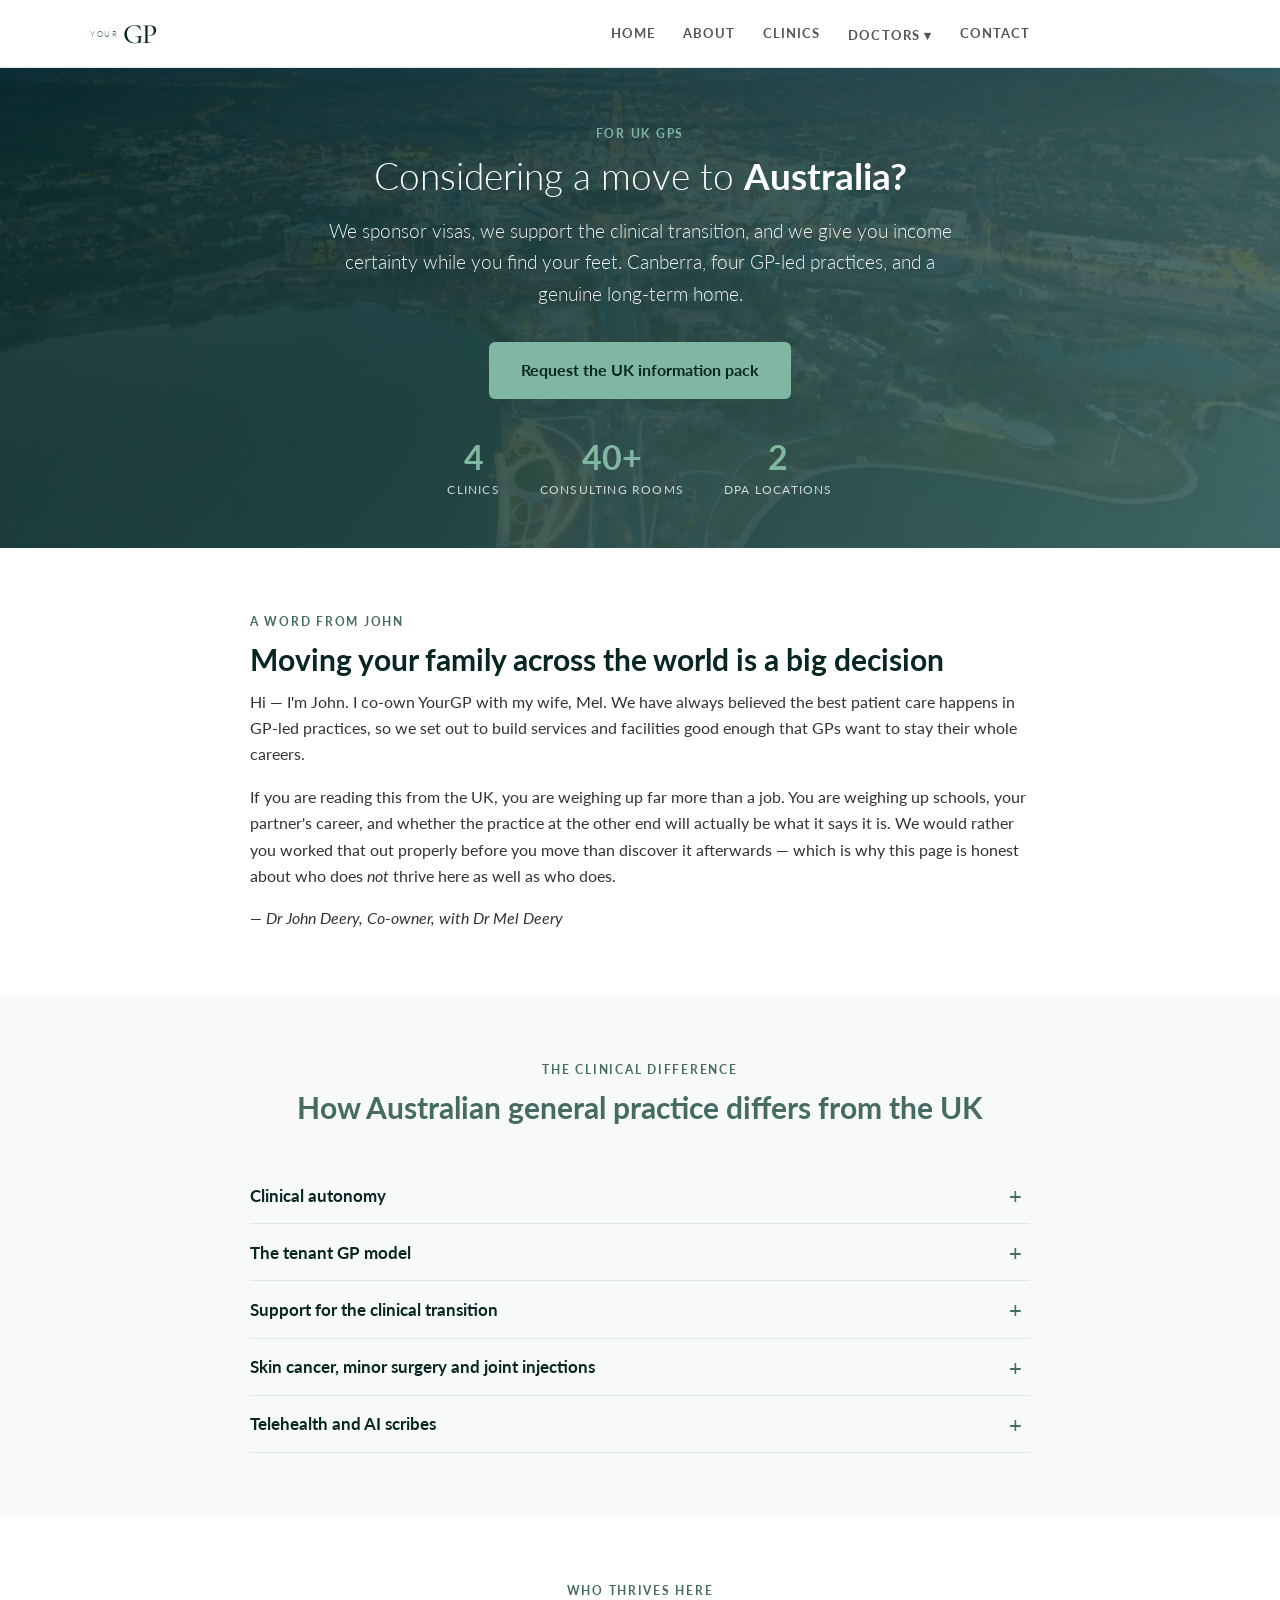
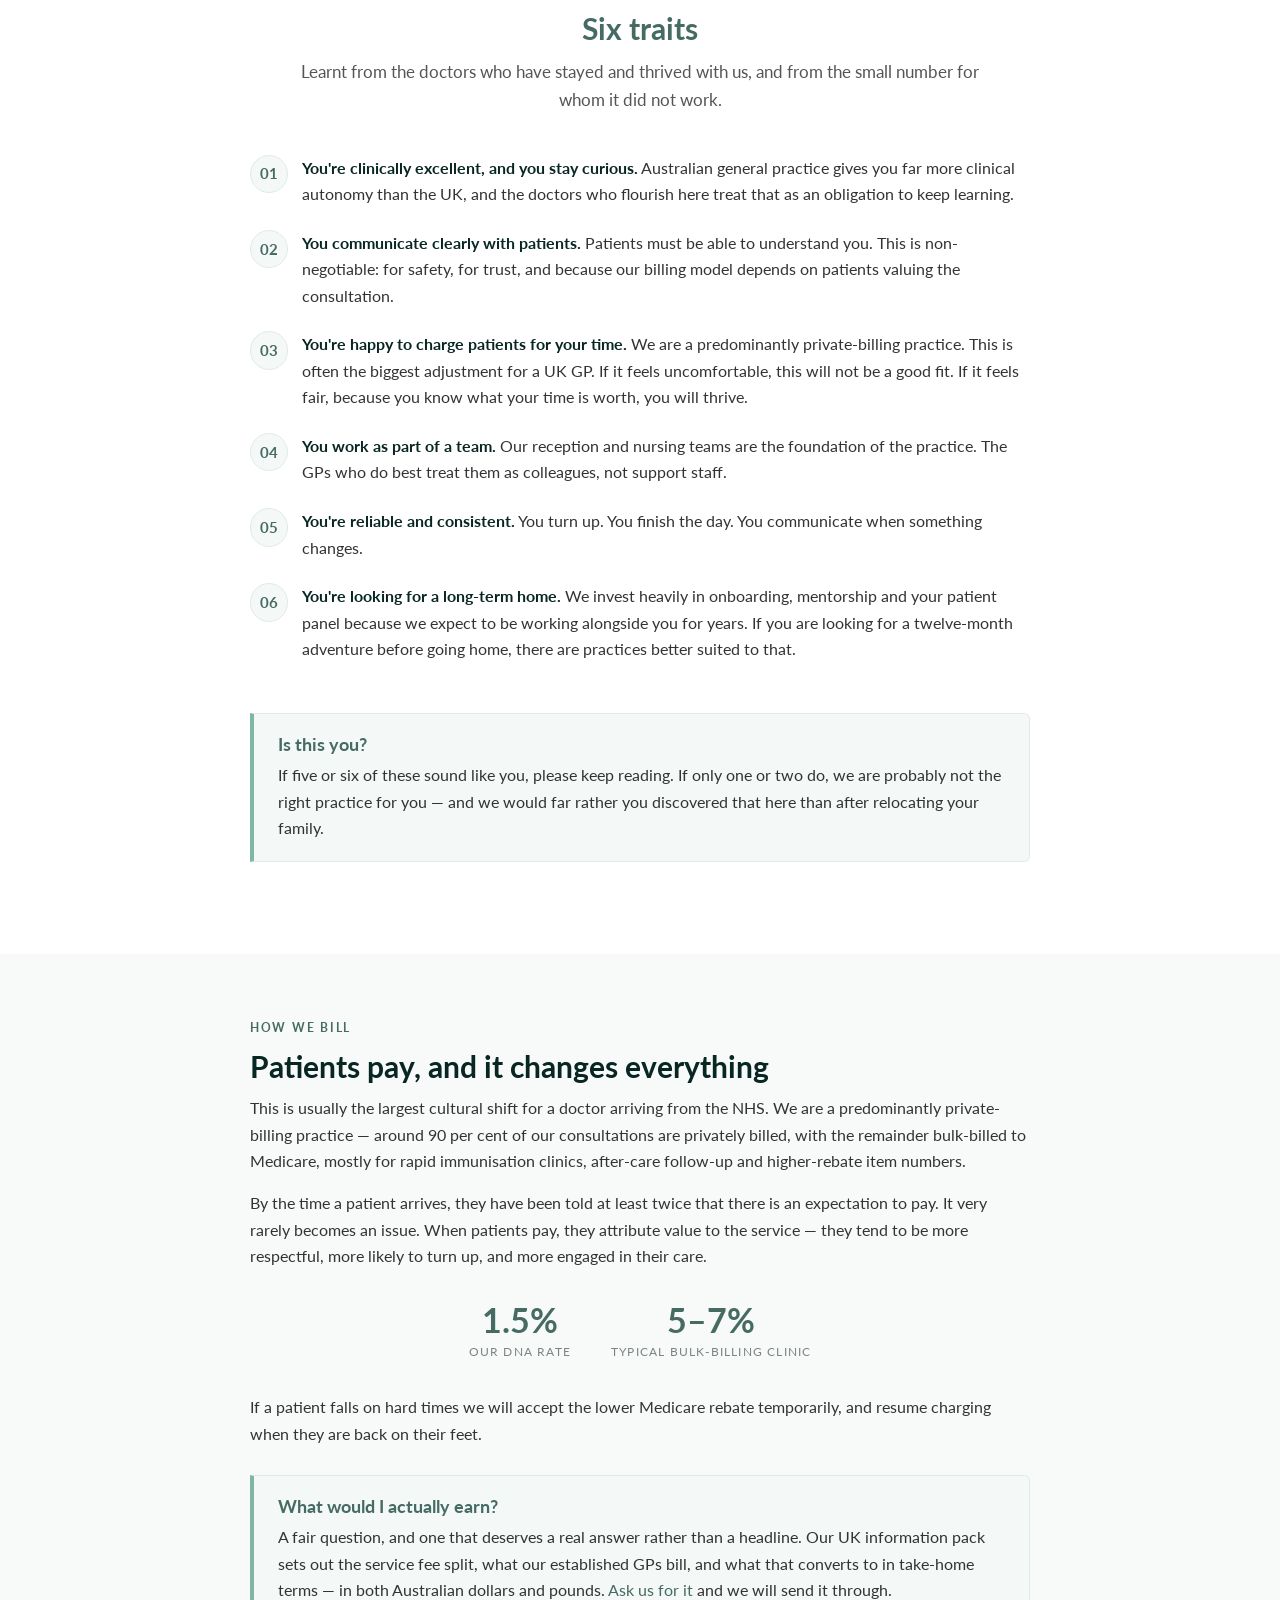
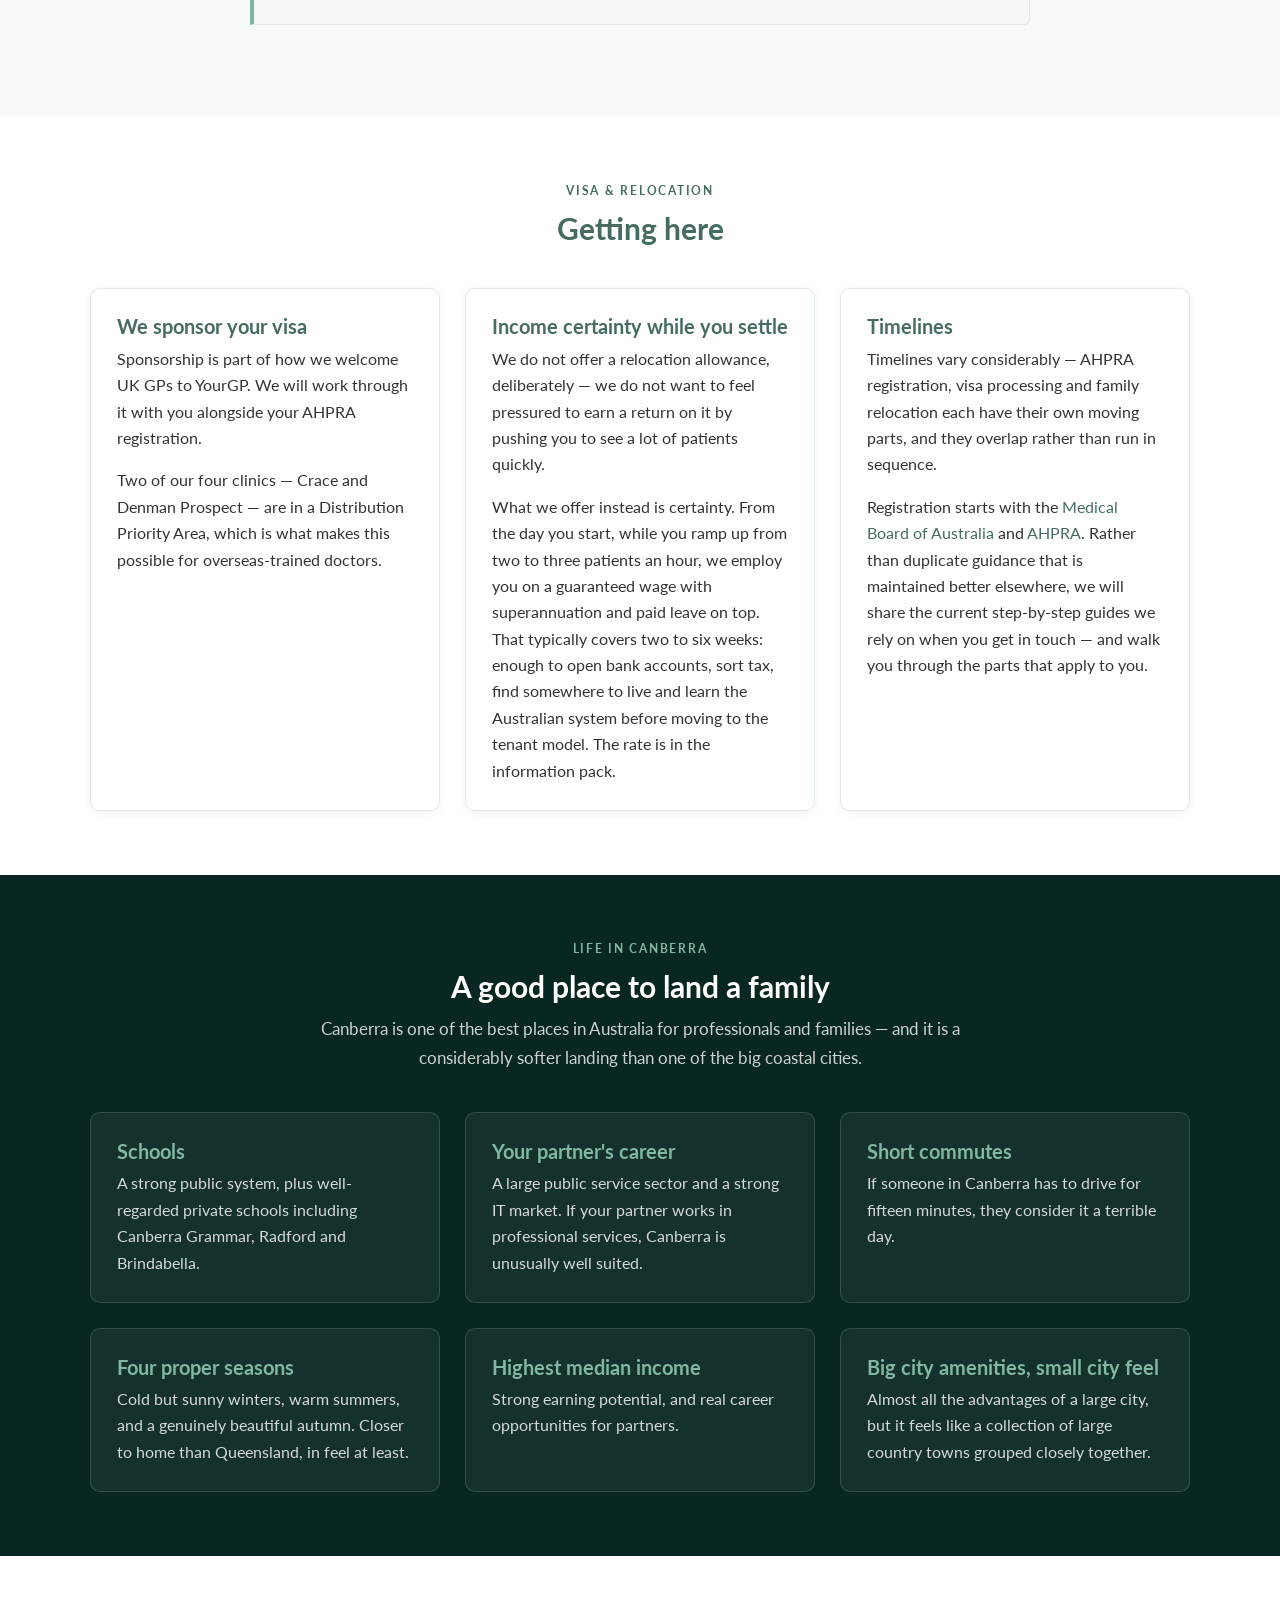
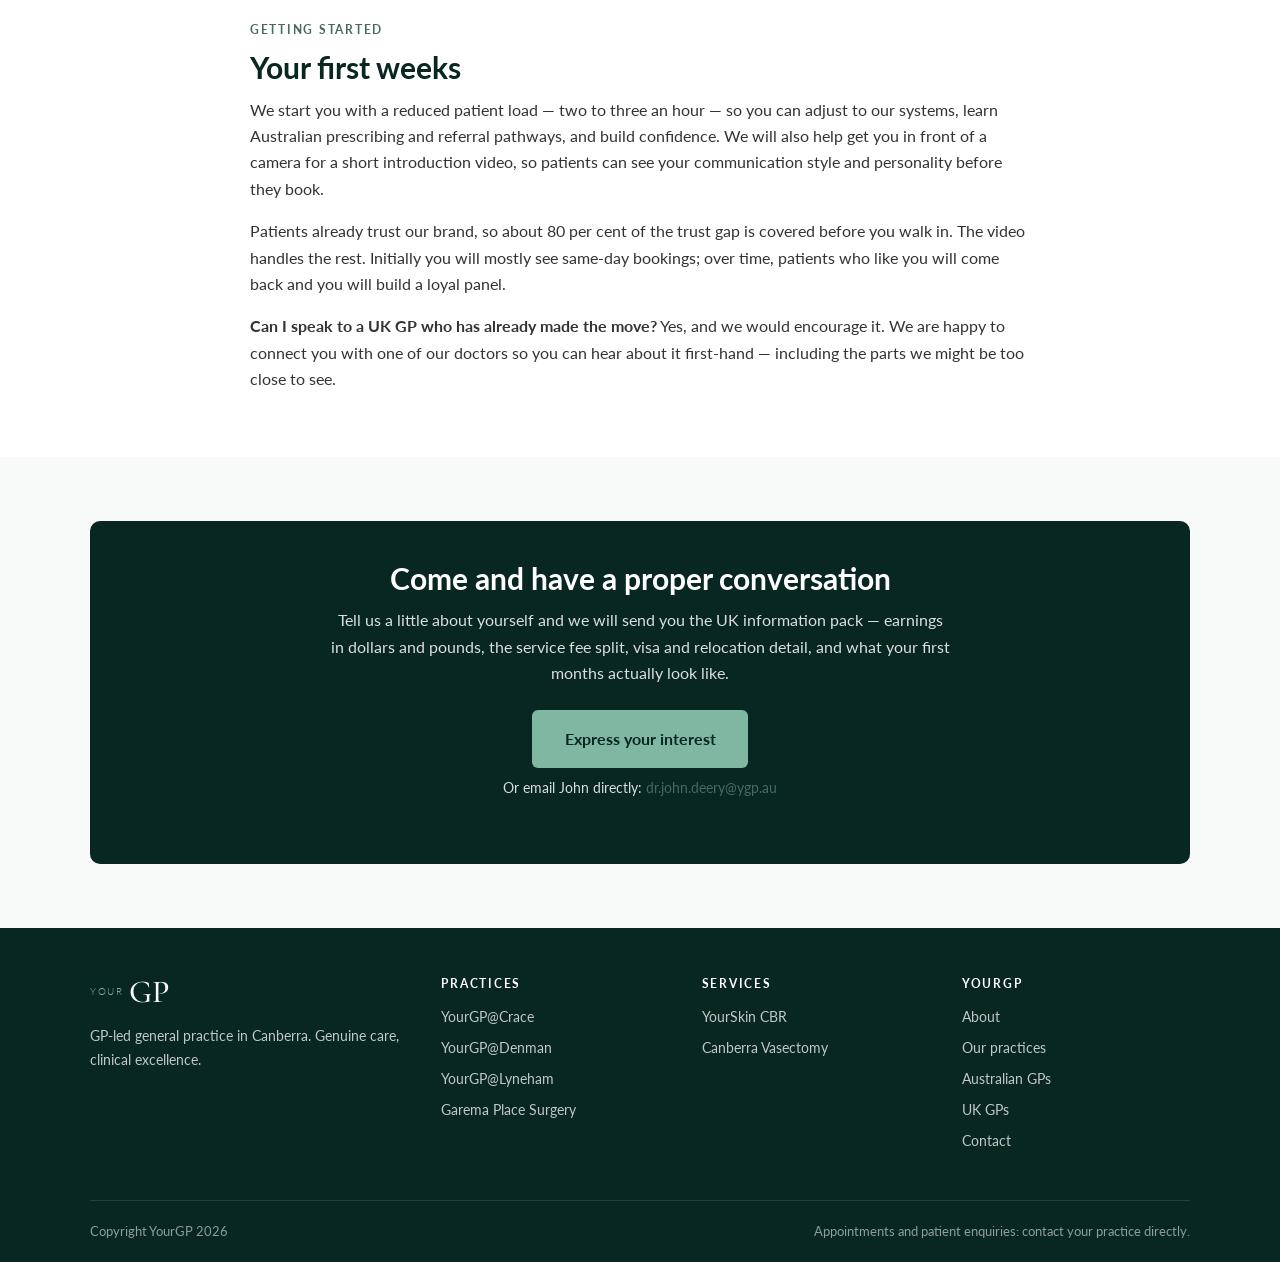
<file: uk-gps/index.html>
<!DOCTYPE html>
<html lang="en-AU">
<head>
<meta charset="UTF-8">
<meta name="viewport" content="width=device-width, initial-scale=1">
<title>For UK GPs Moving to Australia — YourGP Canberra</title>
<meta name="description" content="Thinking of moving from UK general practice to Australia? YourGP in Canberra sponsors visas, supports the clinical transition, and offers income certainty while you settle in.">
<link rel="canonical" href="https://ygp.au/uk-gps/">
<meta property="og:type" content="website">
<meta property="og:site_name" content="YourGP">
<meta property="og:url" content="https://ygp.au/uk-gps/">
<meta property="og:title" content="For UK GPs Moving to Australia — YourGP Canberra">
<meta property="og:description" content="Visa sponsorship, clinical transition support, and a practice built for doctors who want to stay.">
<meta name="twitter:card" content="summary">
<meta name="twitter:title" content="For UK GPs Moving to Australia — YourGP Canberra">
<meta name="twitter:description" content="Visa sponsorship, clinical transition support, and a practice built for doctors who want to stay.">
<link rel="icon" href="../favicon.ico">
<link rel="alternate" type="text/markdown" href="/llms.txt" title="LLM-readable site summary">
<link rel="stylesheet" href="../css/style.css">
</head>
<body>
<a class="skip-link" href="#main">Skip to content</a>

<nav class="nav-bar">
  <div class="container nav-inner">
    <a href="../" class="nav-logo"><span class="wordmark"><span class="your">Your</span><span class="gp">GP</span></span></a>
    <div class="nav-links">
      <a href="../">Home</a>
      <a href="../about/">About</a>
      <a href="../clinics/">Clinics</a>
      <div class="nav-dropdown">
        <button type="button" aria-haspopup="true">Doctors</button>
        <div class="nav-menu">
          <a href="../australian-gps/">Australian GPs</a>
          <a href="./">UK GPs</a>
        </div>
      </div>
      <a href="../contact/">Contact</a>
      <a class="nav-cta" href="https://forms.office.com/Pages/ResponsePage.aspx?id=IKXQ2SNEa0yqgAESdXTJaGhYc1dA2aRNq_7tqUENCfBURjNPQjk3MldQNDBGWlVUWDhHUENSOUZONy4u" target="_blank" rel="noopener noreferrer">Express Interest</a>
    </div>
    <button class="hamburger" id="hamburger" aria-label="Menu" aria-expanded="false" aria-controls="mobile-menu">
      <span></span><span></span><span></span>
    </button>
  </div>
</nav>

<div class="mobile-menu" id="mobile-menu">
  <a href="../">Home</a>
  <a href="../about/">About</a>
  <a href="../clinics/">Clinics</a>
  <span class="mm-group-label">Doctors</span>
  <a href="../australian-gps/">Australian GPs</a>
  <a href="./">UK GPs</a>
  <a href="../contact/">Contact</a>
  <div class="mm-cta">
    <a class="btn btn-solid" href="https://forms.office.com/Pages/ResponsePage.aspx?id=IKXQ2SNEa0yqgAESdXTJaGhYc1dA2aRNq_7tqUENCfBURjNPQjk3MldQNDBGWlVUWDhHUENSOUZONy4u" target="_blank" rel="noopener noreferrer">Express Your Interest</a>
  </div>
</div>

<main id="main">

<section class="hero hero-compact">
  <div class="hero-bg">
    <img src="../images/hero-canberra-twilight.jpg" alt="">
    <div class="hero-overlay"></div>
  </div>
  <div class="container hero-content">
    <span class="eyebrow">For UK GPs</span>
    <h1>Considering a move to <strong>Australia?</strong></h1>
    <p class="hero-sub">We sponsor visas, we support the clinical transition, and we give you income certainty while you find your feet. Canberra, four GP-led practices, and a genuine long-term home.</p>
    <div class="hero-buttons">
      <a class="btn btn-primary" href="https://forms.office.com/Pages/ResponsePage.aspx?id=IKXQ2SNEa0yqgAESdXTJaGhYc1dA2aRNq_7tqUENCfBURjNPQjk3MldQNDBGWlVUWDhHUENSOUZONy4u" target="_blank" rel="noopener noreferrer">Request the UK information pack</a>
    </div>
    <div class="stat-row">
      <div class="stat"><span class="stat-number">4</span><span class="stat-label">Clinics</span></div>
      <div class="stat"><span class="stat-number">40+</span><span class="stat-label">Consulting Rooms</span></div>
      <div class="stat"><span class="stat-number">2</span><span class="stat-label">DPA Locations</span></div>
    </div>
  </div>
</section>

<!-- Foreword -->
<section class="section">
  <div class="container-narrow">
    <span class="eyebrow">A word from John</span>
    <h2>Moving your family across the world is a big decision</h2>
    <p>Hi — I'm John. I co-own YourGP with my wife, Mel. We have always believed the best patient care happens in GP-led practices, so we set out to build services and facilities good enough that GPs want to stay their whole careers.</p>
    <p>If you are reading this from the UK, you are weighing up far more than a job. You are weighing up schools, your partner's career, and whether the practice at the other end will actually be what it says it is. We would rather you worked that out properly before you move than discover it afterwards — which is why this page is honest about who does <em>not</em> thrive here as well as who does.</p>
    <p><em>— Dr John Deery, Co-owner, with Dr Mel Deery</em></p>
  </div>
</section>

<!-- How AU differs from UK -->
<section class="section section-alt">
  <div class="container-narrow">
    <div class="section-header">
      <span class="eyebrow">The clinical difference</span>
      <h2>How Australian general practice differs from the UK</h2>
    </div>

    <div class="accordion-item">
      <button class="accordion-trigger" type="button" aria-expanded="false">Clinical autonomy</button>
      <div class="accordion-panel">
        <p>Australian general practice gives you considerably more clinical autonomy than the UK. You can order CTs, MRIs and other investigations directly — it is your clinical responsibility, not a gatekeeping exercise. Over time your patient panel will come to reflect you and the clinical choices you make.</p>
        <p>The doctors who flourish here treat that autonomy as both a privilege and an obligation to keep learning.</p>
      </div>
    </div>

    <div class="accordion-item">
      <button class="accordion-trigger" type="button" aria-expanded="false">The tenant GP model</button>
      <div class="accordion-panel">
        <p>Almost all GPs in Australia work as tenants of their practice, running their own clinical business within it. A very small number work salaried, mainly for government or large organisations.</p>
        <p>Practically, this means you are paid for the work you do. There is no paid leave, no employer-funded superannuation and no study allowance. The flip side is complete freedom: no lock-in contracts, no set hours, no pressure. You choose when you work, how much you work, and how you practise. Our information pack explains the financial mechanics in full.</p>
      </div>
    </div>

    <div class="accordion-item">
      <button class="accordion-trigger" type="button" aria-expanded="false">Support for the clinical transition</button>
      <div class="accordion-panel">
        <p>We start new GPs slowly — as few as two to three patients per hour for the first week or two — so you have time to learn our systems, ask questions and avoid mistakes. We then increase your patient flow gradually as you are ready. Established GPs here typically see three to four patients per hour.</p>
        <p>We are expert coaches at helping GPs be excellent, and that applies double to doctors learning a new health system.</p>
      </div>
    </div>

    <div class="accordion-item">
      <button class="accordion-trigger" type="button" aria-expanded="false">Skin cancer, minor surgery and joint injections</button>
      <div class="accordion-panel">
        <p>Skin cancer medicine is a much larger part of Australian general practice than it is in the UK, and it is one of the most satisfying skills to pick up here. We have a strong team of skin cancer doctors — enough to warrant a dedicated service at <a href="https://yourskincbr.com.au" target="_blank" rel="noopener noreferrer">yourskincbr.com.au</a> — holding masters degrees in skin medicine or advanced diplomas from an Australian skin cancer college. One uses a FotoFinder.</p>
        <p>They are happy to share skills and upskill colleagues. We regularly have doctors sitting in to learn surgical procedures, and we can teach and support you to do joint injections.</p>
      </div>
    </div>

    <div class="accordion-item">
      <button class="accordion-trigger" type="button" aria-expanded="false">Telehealth and AI scribes</button>
      <div class="accordion-panel">
        <p>Telehealth is available where appropriate at all clinics — our Denman clinic runs roughly eight to nine per cent of consultations that way, mostly telephone — but we do not actively encourage it. We find face-to-face medicine produces better outcomes for patients and doctors alike.</p>
        <p>About a quarter of our doctors use an AI transcription tool. Which one, or none at all, is entirely your choice. Every room has a camera and microphone that supports them.</p>
      </div>
    </div>

  </div>
</section>

<!-- Who thrives -->
<section class="section">
  <div class="container-narrow">
    <div class="section-header">
      <span class="eyebrow">Who thrives here</span>
      <h2>Six traits</h2>
      <p>Learnt from the doctors who have stayed and thrived with us, and from the small number for whom it did not work.</p>
    </div>

    <ol class="trait-list">
      <li><strong>You're clinically excellent, and you stay curious.</strong> Australian general practice gives you far more clinical autonomy than the UK, and the doctors who flourish here treat that as an obligation to keep learning.</li>
      <li><strong>You communicate clearly with patients.</strong> Patients must be able to understand you. This is non-negotiable: for safety, for trust, and because our billing model depends on patients valuing the consultation.</li>
      <li><strong>You're happy to charge patients for your time.</strong> We are a predominantly private-billing practice. This is often the biggest adjustment for a UK GP. If it feels uncomfortable, this will not be a good fit. If it feels fair, because you know what your time is worth, you will thrive.</li>
      <li><strong>You work as part of a team.</strong> Our reception and nursing teams are the foundation of the practice. The GPs who do best treat them as colleagues, not support staff.</li>
      <li><strong>You're reliable and consistent.</strong> You turn up. You finish the day. You communicate when something changes.</li>
      <li><strong>You're looking for a long-term home.</strong> We invest heavily in onboarding, mentorship and your patient panel because we expect to be working alongside you for years. If you are looking for a twelve-month adventure before going home, there are practices better suited to that.</li>
    </ol>

    <div class="callout">
      <h3>Is this you?</h3>
      <p>If five or six of these sound like you, please keep reading. If only one or two do, we are probably not the right practice for you — and we would far rather you discovered that here than after relocating your family.</p>
    </div>
  </div>
</section>

<!-- Billing -->
<section class="section section-alt">
  <div class="container-narrow">
    <span class="eyebrow">How we bill</span>
    <h2>Patients pay, and it changes everything</h2>
    <p>This is usually the largest cultural shift for a doctor arriving from the NHS. We are a predominantly private-billing practice — around 90 per cent of our consultations are privately billed, with the remainder bulk-billed to Medicare, mostly for rapid immunisation clinics, after-care follow-up and higher-rebate item numbers.</p>
    <p>By the time a patient arrives, they have been told at least twice that there is an expectation to pay. It very rarely becomes an issue. When patients pay, they attribute value to the service — they tend to be more respectful, more likely to turn up, and more engaged in their care.</p>

    <div class="stat-row" style="margin: 2rem 0;">
      <div class="stat"><span class="stat-number">1.5%</span><span class="stat-label">Our DNA rate</span></div>
      <div class="stat"><span class="stat-number">5&ndash;7%</span><span class="stat-label">Typical bulk-billing clinic</span></div>
    </div>

    <p>If a patient falls on hard times we will accept the lower Medicare rebate temporarily, and resume charging when they are back on their feet.</p>

    <div class="callout">
      <h3>What would I actually earn?</h3>
      <p>A fair question, and one that deserves a real answer rather than a headline. Our UK information pack sets out the service fee split, what our established GPs bill, and what that converts to in take-home terms — in both Australian dollars and pounds. <a href="https://forms.office.com/Pages/ResponsePage.aspx?id=IKXQ2SNEa0yqgAESdXTJaGhYc1dA2aRNq_7tqUENCfBURjNPQjk3MldQNDBGWlVUWDhHUENSOUZONy4u" target="_blank" rel="noopener noreferrer">Ask us for it</a> and we will send it through.</p>
    </div>
  </div>
</section>

<!-- Visa and relocation -->
<section class="section">
  <div class="container">
    <div class="section-header">
      <span class="eyebrow">Visa &amp; relocation</span>
      <h2>Getting here</h2>
    </div>
    <div class="grid-3">

      <div class="card">
        <h3>We sponsor your visa</h3>
        <p>Sponsorship is part of how we welcome UK GPs to YourGP. We will work through it with you alongside your AHPRA registration.</p>
        <p>Two of our four clinics — Crace and Denman Prospect — are in a Distribution Priority Area, which is what makes this possible for overseas-trained doctors.</p>
      </div>

      <div class="card">
        <h3>Income certainty while you settle</h3>
        <p>We do not offer a relocation allowance, deliberately — we do not want to feel pressured to earn a return on it by pushing you to see a lot of patients quickly.</p>
        <p>What we offer instead is certainty. From the day you start, while you ramp up from two to three patients an hour, we employ you on a guaranteed wage with superannuation and paid leave on top. That typically covers two to six weeks: enough to open bank accounts, sort tax, find somewhere to live and learn the Australian system before moving to the tenant model. The rate is in the information pack.</p>
      </div>

      <div class="card">
        <h3>Timelines</h3>
        <p>Timelines vary considerably — AHPRA registration, visa processing and family relocation each have their own moving parts, and they overlap rather than run in sequence.</p>
        <p>Registration starts with the <a href="https://www.medicalboard.gov.au" target="_blank" rel="noopener noreferrer">Medical Board of Australia</a> and <a href="https://www.ahpra.gov.au" target="_blank" rel="noopener noreferrer">AHPRA</a>. Rather than duplicate guidance that is maintained better elsewhere, we will share the current step-by-step guides we rely on when you get in touch — and walk you through the parts that apply to you.</p>
      </div>

    </div>
  </div>
</section>

<!-- Life in Canberra -->
<section class="section section-dark">
  <div class="container">
    <div class="section-header">
      <span class="eyebrow">Life in Canberra</span>
      <h2>A good place to land a family</h2>
      <p>Canberra is one of the best places in Australia for professionals and families — and it is a considerably softer landing than one of the big coastal cities.</p>
    </div>
    <div class="grid-3">
      <div class="card">
        <h3>Schools</h3>
        <p>A strong public system, plus well-regarded private schools including Canberra Grammar, Radford and Brindabella.</p>
      </div>
      <div class="card">
        <h3>Your partner's career</h3>
        <p>A large public service sector and a strong IT market. If your partner works in professional services, Canberra is unusually well suited.</p>
      </div>
      <div class="card">
        <h3>Short commutes</h3>
        <p>If someone in Canberra has to drive for fifteen minutes, they consider it a terrible day.</p>
      </div>
      <div class="card">
        <h3>Four proper seasons</h3>
        <p>Cold but sunny winters, warm summers, and a genuinely beautiful autumn. Closer to home than Queensland, in feel at least.</p>
      </div>
      <div class="card">
        <h3>Highest median income</h3>
        <p>Strong earning potential, and real career opportunities for partners.</p>
      </div>
      <div class="card">
        <h3>Big city amenities, small city feel</h3>
        <p>Almost all the advantages of a large city, but it feels like a collection of large country towns grouped closely together.</p>
      </div>
    </div>
  </div>
</section>

<!-- Getting started -->
<section class="section">
  <div class="container-narrow">
    <span class="eyebrow">Getting started</span>
    <h2>Your first weeks</h2>
    <p>We start you with a reduced patient load — two to three an hour — so you can adjust to our systems, learn Australian prescribing and referral pathways, and build confidence. We will also help get you in front of a camera for a short introduction video, so patients can see your communication style and personality before they book.</p>
    <p>Patients already trust our brand, so about 80 per cent of the trust gap is covered before you walk in. The video handles the rest. Initially you will mostly see same-day bookings; over time, patients who like you will come back and you will build a loyal panel.</p>
    <p><strong>Can I speak to a UK GP who has already made the move?</strong> Yes, and we would encourage it. We are happy to connect you with one of our doctors so you can hear about it first-hand — including the parts we might be too close to see.</p>
  </div>
</section>

<!-- CTA -->
<section class="section section-alt">
  <div class="container">
    <div class="cta-block">
      <h2>Come and have a proper conversation</h2>
      <p>Tell us a little about yourself and we will send you the UK information pack — earnings in dollars and pounds, the service fee split, visa and relocation detail, and what your first months actually look like.</p>
      <a class="btn btn-primary" href="https://forms.office.com/Pages/ResponsePage.aspx?id=IKXQ2SNEa0yqgAESdXTJaGhYc1dA2aRNq_7tqUENCfBURjNPQjk3MldQNDBGWlVUWDhHUENSOUZONy4u" target="_blank" rel="noopener noreferrer">Express your interest</a>
      <p class="cta-note">Or email John directly: <a href="mailto:dr.john.deery@ygp.au">dr.john.deery@ygp.au</a></p>
    </div>
  </div>
</section>

</main>

<footer>
  <div class="container">
    <div class="footer-grid">
      <div class="footer-logo">
        <span class="wordmark wordmark--light"><span class="your">Your</span><span class="gp">GP</span></span>
        <p>GP-led general practice in Canberra. Genuine care, clinical excellence.</p>
      </div>
      <div>
        <h4>Practices</h4>
        <a href="https://yourgpcrace.com.au" rel="noopener noreferrer">YourGP@Crace</a>
        <a href="https://yourgpdenman.com.au" rel="noopener noreferrer">YourGP@Denman</a>
        <a href="https://yourgplyneham.com.au" rel="noopener noreferrer">YourGP@Lyneham</a>
        <a href="https://garemaplacesurgery.com.au" rel="noopener noreferrer">Garema Place Surgery</a>
      </div>
      <div>
        <h4>Services</h4>
        <a href="https://yourskincbr.com.au" rel="noopener noreferrer">YourSkin CBR</a>
        <a href="https://canberravasectomy.com.au" rel="noopener noreferrer">Canberra Vasectomy</a>
      </div>
      <div>
        <h4>YourGP</h4>
        <a href="../about/">About</a>
        <a href="../clinics/">Our practices</a>
        <a href="../australian-gps/">Australian GPs</a>
        <a href="./">UK GPs</a>
        <a href="../contact/">Contact</a>
      </div>
    </div>
    <div class="footer-bottom">
      <span>Copyright YourGP 2026</span>
      <span>Appointments and patient enquiries: contact your practice directly.</span>
    </div>
  </div>
</footer>

<script src="../js/main.js"></script>
</body>
</html>
</file>
<file: css/style.css>
/* ============================================================
   YourGP Group Site — ygp.au
   Design system built on the YourGP brand tokens shared by the
   clinic sites (css/local.css) and the print packs (yourgp-pack.css).
   No build step. Edit this file directly.
   ============================================================ */

@import url('https://fonts.googleapis.com/css2?family=Lato:wght@300;400;700&family=Cormorant+Garamond:wght@500&display=swap');

/* === Reset & Base === */
*, *::before, *::after { box-sizing: border-box; margin: 0; padding: 0; }

:root {
  /* Brand greens — do not substitute */
  --deep:       #082622;  /* dark sections, deepest headings */
  --sage:       #5A867D;  /* primary: links, buttons, rules */
  --mid:        #456B63;  /* hover state, section headings */
  --mint:       #80B7A2;  /* accent: stat numbers, CTA button */
  --mint-soft:  #b9d6c8;

  /* Neutrals */
  --paper:      #F8FAF9;
  --paper-warm: #F4F8F7;
  --border:     #e0ebe9;
  --text:       #333333;
  --text-soft:  #555555;
  --text-mute:  #7C857F;
  --white:      #FFFFFF;

  --radius:     6px;
  --radius-lg:  10px;
  --shadow-sm:  0 2px 8px rgba(8,38,34,0.06);
  --shadow-md:  0 6px 22px rgba(8,38,34,0.10);
  --nav-h:      68px;

  --font: 'Lato', -apple-system, BlinkMacSystemFont, 'Segoe UI', Helvetica, Arial, sans-serif;
  --display: 'Cormorant Garamond', Georgia, 'Times New Roman', serif;
}

/* === Wordmark ===
   Text, not an image: the PNG logos are clinic-specific ("YourGP@Crace") and
   too low-resolution for modern screens. Construction follows the brand pack's
   .wordmark rule — "YOUR" light and letterspaced, "GP" in the display serif. */
.wordmark {
  display: inline-flex; align-items: center; gap: 0.16em;
  line-height: 1; white-space: nowrap; font-size: 1.75rem;
}
.wordmark .your {
  font-family: var(--font); font-weight: 300; text-transform: uppercase;
  letter-spacing: 0.18em; font-size: 0.30em;
  transform: translateY(-0.04em); color: var(--mid);
}
.wordmark .gp {
  font-family: var(--display); font-weight: 500;
  font-size: 1em; letter-spacing: -0.005em; color: var(--deep);
}
/* On dark grounds */
.wordmark--light .your { color: var(--mint); }
.wordmark--light .gp { color: var(--white); }

html { scroll-behavior: smooth; }

body {
  font-family: var(--font);
  color: var(--text);
  background: var(--white);
  line-height: 1.65;
  -webkit-font-smoothing: antialiased;
  text-rendering: optimizeLegibility;
}

img { max-width: 100%; height: auto; display: block; }
a { color: var(--mid); text-decoration: none; transition: color 0.2s; }
a:hover { color: var(--deep); }

.container { max-width: 1140px; margin: 0 auto; padding: 0 1.25rem; }
.container-narrow { max-width: 820px; margin: 0 auto; padding: 0 1.25rem; }

/* Skip link — keyboard users land here first */
.skip-link {
  position: absolute; left: -9999px; top: 0; z-index: 200;
  background: var(--deep); color: var(--white);
  padding: 0.75rem 1.25rem; border-radius: 0 0 var(--radius) 0;
}
.skip-link:focus { left: 0; color: var(--white); }

/* === Typography === */
h1, h2, h3, h4, h5, h6 { line-height: 1.25; color: var(--deep); font-weight: 700; }
h1 { font-size: 2.4rem; margin-bottom: 0.6rem; }
h2 { font-size: 1.85rem; margin-bottom: 0.6rem; }
h3 { font-size: 1.25rem; margin-bottom: 0.4rem; }
h4 { font-size: 1.05rem; margin-bottom: 0.35rem; }

p { margin-bottom: 1rem; }
p:last-child { margin-bottom: 0; }

.lead { font-size: 1.15rem; color: var(--text-soft); font-weight: 300; }
.eyebrow {
  display: block; font-size: 0.78rem; font-weight: 700;
  letter-spacing: 0.14em; text-transform: uppercase;
  color: var(--mid); margin-bottom: 0.6rem;
}
.text-center { text-align: center; }

ul, ol { margin: 0 0 1rem 1.25rem; }
li { margin-bottom: 0.4rem; }

blockquote {
  border-left: 4px solid var(--mint);
  background: var(--paper-warm);
  padding: 1.1rem 1.4rem;
  margin: 1.5rem 0;
  border-radius: 0 var(--radius) var(--radius) 0;
  font-size: 1.05rem;
  color: var(--text-soft);
}
blockquote p:last-child { margin-bottom: 0; }

hr.rule {
  border: none; border-top: 1px solid var(--border); margin: 3rem 0;
}

/* === Buttons === */
.btn {
  display: inline-flex; align-items: center; justify-content: center; gap: 0.5rem;
  padding: 0.85rem 1.9rem;
  border-radius: var(--radius);
  font-family: var(--font); font-size: 1rem; font-weight: 700;
  border: 2px solid transparent; cursor: pointer;
  transition: background-color 0.2s, color 0.2s, border-color 0.2s;
}
.btn-primary { background: var(--mint); color: var(--deep); }
.btn-primary:hover { background: var(--mid); color: var(--white); }
.btn-solid { background: var(--mid); color: var(--white); }
.btn-solid:hover { background: var(--deep); color: var(--white); }
.btn-outline { background: transparent; color: var(--mid); border-color: var(--mid); }
.btn-outline:hover { background: var(--mid); color: var(--white); }
.btn-ghost { background: transparent; color: var(--white); border-color: var(--mint); }
.btn-ghost:hover { background: rgba(255,255,255,0.12); color: var(--white); }

/* Visible focus for everything interactive */
a:focus-visible, .btn:focus-visible, button:focus-visible {
  outline: 3px solid var(--mint); outline-offset: 2px;
}

/* === Navigation === */
.nav-bar {
  position: fixed; top: 0; left: 0; right: 0; z-index: 100;
  background: rgba(255,255,255,0.97);
  backdrop-filter: blur(8px);
  border-bottom: 1px solid var(--border);
  height: var(--nav-h);
}
.nav-inner {
  display: flex; align-items: center; justify-content: space-between;
  height: var(--nav-h);
}
.nav-logo { display: flex; align-items: center; }
.nav-logo:hover .gp { color: var(--sage); }
.nav-links { display: flex; align-items: center; gap: 1.75rem; }
.nav-links > a, .nav-dropdown > button {
  font-family: var(--font);
  font-size: 0.82rem; font-weight: 700; letter-spacing: 0.08em;
  text-transform: uppercase; color: var(--text-soft);
  background: none; border: none; cursor: pointer; padding: 0;
}
.nav-links > a:hover, .nav-links > a.active,
.nav-dropdown > button:hover { color: var(--mid); }
.nav-links > a.active { border-bottom: 2px solid var(--mint); padding-bottom: 2px; }

.nav-dropdown { position: relative; }
.nav-dropdown > button::after { content: ' \25BE'; }
.nav-menu {
  display: none; position: absolute; top: 100%; left: 50%;
  transform: translateX(-50%); margin-top: 0.6rem; min-width: 200px;
  background: var(--white); border: 1px solid var(--border);
  border-radius: var(--radius); box-shadow: var(--shadow-md); overflow: hidden;
}
.nav-menu a {
  display: block; padding: 0.7rem 1rem; font-size: 0.9rem;
  color: var(--text); border-bottom: 1px solid var(--border);
}
.nav-menu a:last-child { border-bottom: none; }
.nav-menu a:hover { background: var(--paper); color: var(--mid); }
.nav-dropdown:hover .nav-menu,
.nav-dropdown:focus-within .nav-menu { display: block; }

.nav-cta {
  padding: 0.55rem 1.1rem; border-radius: var(--radius);
  background: var(--mid); color: var(--white) !important;
  font-size: 0.8rem; font-weight: 700; letter-spacing: 0.06em;
  text-transform: uppercase;
}
.nav-cta:hover { background: var(--deep); }

/* Hamburger */
.hamburger {
  display: none; background: none; border: none; cursor: pointer; padding: 0.5rem;
}
.hamburger span {
  display: block; width: 24px; height: 2px; background: var(--deep);
  margin: 5px 0; transition: transform 0.3s, opacity 0.3s;
}
.hamburger.active span:nth-child(1) { transform: rotate(45deg) translate(5px, 5px); }
.hamburger.active span:nth-child(2) { opacity: 0; }
.hamburger.active span:nth-child(3) { transform: rotate(-45deg) translate(5px, -5px); }

/* Mobile menu */
.mobile-menu {
  display: none; position: fixed; top: var(--nav-h); left: 0; right: 0; bottom: 0;
  background: var(--white); z-index: 99; overflow-y: auto; padding: 1.5rem 1.25rem 3rem;
}
.mobile-menu.open { display: block; }
.mobile-menu a {
  display: block; padding: 0.85rem 0; font-size: 1.05rem; font-weight: 700;
  color: var(--deep); border-bottom: 1px solid var(--border);
}
.mobile-menu a:hover { color: var(--mid); }
.mobile-menu .mm-group-label {
  display: block; margin-top: 1.5rem; font-size: 0.75rem; font-weight: 700;
  letter-spacing: 0.14em; text-transform: uppercase; color: var(--text-mute);
}
.mobile-menu .mm-cta { margin-top: 1.75rem; }
/* .mobile-menu a (0,1,1) outranks .btn-solid (0,1,0), so restate here */
.mobile-menu .mm-cta .btn { color: var(--white); border-bottom: none; }

/* Push page content clear of the fixed bar */
main { padding-top: var(--nav-h); }

/* === Hero === */
.hero {
  position: relative; overflow: hidden;
  color: var(--white); text-align: center;
  padding: 5rem 0 4.5rem;
  background: var(--deep);
}
.hero-bg { position: absolute; inset: 0; z-index: 0; }
.hero-bg img { width: 100%; height: 100%; object-fit: cover; }
.hero-overlay {
  position: absolute; inset: 0;
  background: linear-gradient(135deg, rgba(8,38,34,0.90), rgba(69,107,99,0.88));
}
.hero-content { position: relative; z-index: 1; }
.hero h1 { color: var(--white); font-size: 2.9rem; font-weight: 300; }
.hero h1 strong { font-weight: 700; }
.hero .eyebrow { color: var(--mint); }
.hero-sub {
  font-size: 1.2rem; font-weight: 300; color: rgba(255,255,255,0.92);
  max-width: 640px; margin: 0.9rem auto 2rem;
}
.hero-buttons { display: flex; gap: 1rem; justify-content: center; flex-wrap: wrap; }

/* Compact hero for interior pages */
.hero-compact { padding: 3.5rem 0 3rem; }
.hero-compact h1 { font-size: 2.3rem; }

/* === Stat row === */
.stat-row {
  display: flex; justify-content: center; flex-wrap: wrap; gap: 2.5rem;
  margin-top: 2.5rem;
}
.stat { text-align: center; }
.stat-number {
  display: block; font-size: 2.1rem; font-weight: 700; color: var(--mint); line-height: 1.1;
}
.stat-label {
  display: block; margin-top: 0.25rem;
  font-size: 0.75rem; letter-spacing: 0.1em; text-transform: uppercase;
  color: rgba(255,255,255,0.78);
}
/* Stat row on a light background */
.section .stat-number { color: var(--mid); }
.section .stat-label { color: var(--text-mute); }

/* === Sections === */
.section { padding: 4rem 0; }
.section-tight { padding: 2.75rem 0; }
.section-alt { background: var(--paper); }
.section-dark { background: var(--deep); color: rgba(255,255,255,0.88); }
.section-dark h2, .section-dark h3, .section-dark h4 { color: var(--white); }
.section-dark .eyebrow { color: var(--mint); }
.section-dark a { color: var(--mint); }
.section-dark a:hover { color: var(--white); }

.section-header { text-align: center; max-width: 720px; margin: 0 auto 2.5rem; }
.section-header h2 { color: var(--mid); }
.section-header p { color: var(--text-soft); font-size: 1.08rem; }
.section-dark .section-header h2 { color: var(--white); }
.section-dark .section-header p { color: rgba(255,255,255,0.8); }

/* === Cards === */
.card {
  background: var(--white); border: 1px solid var(--border);
  border-radius: var(--radius-lg); padding: 1.6rem;
  box-shadow: var(--shadow-sm);
  transition: box-shadow 0.25s, transform 0.25s;
}
.card h3 { color: var(--mid); }
.card ul { margin-left: 1.1rem; }
.card li { font-size: 0.95rem; color: var(--text-soft); }

/* Cards sitting on a dark section invert rather than punch a white hole in it */
.section-dark .card {
  background: rgba(255,255,255,0.05);
  border-color: rgba(255,255,255,0.14);
  box-shadow: none;
}
.section-dark .card h3 { color: var(--mint); }
.section-dark .card p,
.section-dark .card li { color: rgba(255,255,255,0.82); }

.grid-2 { display: grid; grid-template-columns: repeat(2, 1fr); gap: 1.75rem; }
.grid-3 { display: grid; grid-template-columns: repeat(3, 1fr); gap: 1.6rem; }
.grid-auto { display: grid; grid-template-columns: repeat(auto-fill, minmax(300px, 1fr)); gap: 1.6rem; }

/* Audience-path cards (home page) */
.path-card {
  display: flex; flex-direction: column;
  background: var(--white); border: 1px solid var(--border);
  border-top: 4px solid var(--mint);
  border-radius: var(--radius-lg); padding: 2rem;
  box-shadow: var(--shadow-sm);
  transition: box-shadow 0.25s, transform 0.25s;
}
.path-card:hover { box-shadow: var(--shadow-md); transform: translateY(-3px); }
.path-card h3 { font-size: 1.4rem; color: var(--deep); }
.path-card p { color: var(--text-soft); flex-grow: 1; }
.path-card .path-actions {
  display: flex; flex-wrap: wrap; gap: 0.75rem; margin-top: 1.25rem;
}

/* Clinic cards */
.clinic-card {
  display: flex; flex-direction: column;
  background: var(--white); border: 1px solid var(--border);
  border-radius: var(--radius-lg); padding: 1.5rem;
  box-shadow: var(--shadow-sm);
}
.clinic-card h3 { color: var(--deep); margin-bottom: 0.15rem; }
.clinic-card .clinic-suburb {
  font-size: 0.78rem; letter-spacing: 0.1em; text-transform: uppercase;
  color: var(--mid); font-weight: 700; margin-bottom: 0.75rem;
}
.clinic-card address {
  font-style: normal; color: var(--text-soft); font-size: 0.95rem; margin-bottom: 0.5rem;
}
.clinic-card .clinic-meta {
  font-size: 0.88rem; color: var(--text-mute); margin-bottom: 0.9rem;
}
.clinic-card .clinic-link { margin-top: auto; font-weight: 700; font-size: 0.92rem; }
.badge {
  display: inline-block; font-size: 0.7rem; font-weight: 700;
  letter-spacing: 0.08em; text-transform: uppercase;
  background: var(--mint-soft); color: var(--deep);
  padding: 0.2rem 0.6rem; border-radius: 999px; margin-left: 0.4rem;
}
.badge-quiet { background: var(--paper-warm); color: var(--mid); }

/* Numbered trait list */
.trait-list { list-style: none; margin: 0; counter-reset: trait; }
.trait-list > li {
  counter-increment: trait; position: relative;
  padding: 0 0 1.4rem 3.25rem; margin: 0;
}
.trait-list > li::before {
  content: counter(trait, decimal-leading-zero);
  position: absolute; left: 0; top: 0;
  font-size: 0.95rem; font-weight: 700; color: var(--mid);
  background: var(--paper-warm); border: 1px solid var(--border);
  width: 2.4rem; height: 2.4rem; border-radius: 50%;
  display: flex; align-items: center; justify-content: center;
}
.trait-list > li strong { color: var(--deep); }

/* Pillar list — sequential, each enabling the next */
.pillar {
  display: flex; gap: 1.25rem; align-items: flex-start;
  padding: 1.25rem 0; border-bottom: 1px solid var(--border);
}
.pillar:last-child { border-bottom: none; }
.pillar-num {
  flex-shrink: 0; width: 2.6rem; height: 2.6rem; border-radius: 50%;
  background: var(--mid); color: var(--white);
  display: flex; align-items: center; justify-content: center;
  font-weight: 700; font-size: 1rem;
}
.pillar-body h3 { margin-bottom: 0.2rem; }
.pillar-metric {
  display: inline-block; margin-top: 0.4rem;
  font-size: 0.8rem; color: var(--mid); font-weight: 700;
  background: var(--paper-warm); padding: 0.2rem 0.7rem; border-radius: 999px;
}
.section-dark .pillar { border-bottom-color: rgba(255,255,255,0.12); }
.section-dark .pillar-num { background: var(--mint); color: var(--deep); }
.section-dark .pillar-metric { background: rgba(255,255,255,0.09); color: var(--mint); }

/* Clarity Q&A grid */
.clarity-item {
  background: var(--white); border: 1px solid var(--border);
  border-left: 4px solid var(--sage);
  border-radius: 0 var(--radius) var(--radius) 0;
  padding: 1.2rem 1.4rem;
}
.clarity-item .q {
  display: block; font-size: 0.75rem; font-weight: 700;
  letter-spacing: 0.12em; text-transform: uppercase;
  color: var(--mid); margin-bottom: 0.3rem;
}
.clarity-item h3 { font-size: 1.05rem; margin-bottom: 0.35rem; }
.clarity-item p { font-size: 0.95rem; color: var(--text-soft); }

/* Accordion (FAQ-style content) */
.accordion-item { border-bottom: 1px solid var(--border); }
.accordion-trigger {
  width: 100%; text-align: left; background: none; border: none; cursor: pointer;
  font-family: var(--font); font-size: 1.05rem; font-weight: 700; color: var(--deep);
  padding: 1.1rem 2.5rem 1.1rem 0; position: relative;
}
.accordion-trigger::after {
  content: '+'; position: absolute; right: 0.5rem; top: 50%;
  transform: translateY(-50%); font-size: 1.4rem; font-weight: 400; color: var(--mid);
}
.accordion-item.open .accordion-trigger::after { content: '\2013'; }
.accordion-trigger:hover { color: var(--mid); }
.accordion-panel { display: none; padding: 0 0 1.25rem; color: var(--text-soft); }
.accordion-item.open .accordion-panel { display: block; }

/* Callout — used for the "is this you?" self-selection prompt */
.callout {
  background: var(--paper-warm); border: 1px solid var(--border);
  border-left: 4px solid var(--mint);
  border-radius: 0 var(--radius) var(--radius) 0;
  padding: 1.25rem 1.5rem; margin: 1.75rem 0;
}
.callout h3 { color: var(--mid); font-size: 1.1rem; }

/* CTA block */
.cta-block {
  background: var(--deep); color: var(--white);
  border-radius: var(--radius-lg); padding: 2.5rem 2rem; text-align: center;
}
.cta-block h2, .cta-block h3 { color: var(--white); }
.cta-block p { color: rgba(255,255,255,0.85); max-width: 620px; margin: 0.6rem auto 1.5rem; }
.cta-note { font-size: 0.85rem; color: var(--mint); margin-top: 1rem; }

/* Award badge */
.award { text-align: center; margin: 2.5rem 0; }
.award img { display: inline-block; max-width: 320px; }

/* Media block — image beside text */
.media-block { display: grid; grid-template-columns: 1fr 1fr; gap: 2.25rem; align-items: center; }
.media-block img { border-radius: var(--radius-lg); box-shadow: var(--shadow-sm); }

/* Contact details */
.contact-details { font-size: 1.05rem; }
.contact-details dt {
  font-size: 0.75rem; font-weight: 700; letter-spacing: 0.12em;
  text-transform: uppercase; color: var(--text-mute); margin-top: 1.25rem;
}
.contact-details dd { margin: 0.2rem 0 0; }

/* === Footer === */
footer { background: var(--deep); color: rgba(255,255,255,0.75); padding: 3rem 0 0; }
footer h4 {
  color: var(--white); font-size: 0.78rem; letter-spacing: 0.14em;
  text-transform: uppercase; margin-bottom: 0.85rem;
}
.footer-grid {
  display: grid; grid-template-columns: 1.4fr 1fr 1fr 1fr; gap: 2rem;
  padding-bottom: 2.5rem;
}
.footer-logo .wordmark { font-size: 2rem; margin-bottom: 1rem; }
.footer-grid p, .footer-grid a { font-size: 0.9rem; }
.footer-grid a { display: block; color: rgba(255,255,255,0.75); margin-bottom: 0.45rem; }
.footer-grid a:hover { color: var(--mint); }
.footer-bottom {
  border-top: 1px solid rgba(255,255,255,0.12);
  padding: 1.25rem 0; font-size: 0.82rem; color: rgba(255,255,255,0.55);
  display: flex; justify-content: space-between; flex-wrap: wrap; gap: 0.5rem;
}
.footer-bottom a { color: rgba(255,255,255,0.7); }
.footer-bottom a:hover { color: var(--mint); }

/* === Responsive === */
@media (max-width: 900px) {
  .nav-links { display: none; }
  .hamburger { display: block; }
  .hero h1 { font-size: 2.3rem; }
  .hero-compact h1 { font-size: 1.95rem; }
  h1 { font-size: 2rem; }
  h2 { font-size: 1.55rem; }
  .grid-2, .grid-3 { grid-template-columns: 1fr; }
  .media-block { grid-template-columns: 1fr; }
  .footer-grid { grid-template-columns: 1fr 1fr; }
  .section { padding: 3rem 0; }
}

@media (max-width: 600px) {
  .hero { padding: 3.5rem 0 3rem; }
  .hero h1 { font-size: 1.9rem; }
  .hero-sub { font-size: 1.05rem; }
  .stat-row { gap: 1.5rem; }
  .stat-number { font-size: 1.7rem; }
  .hero-buttons { flex-direction: column; }
  .hero-buttons .btn { width: 100%; }
  .path-card .path-actions { flex-direction: column; }
  .path-card .path-actions .btn { width: 100%; }
  .footer-grid { grid-template-columns: 1fr; }
  .cta-block { padding: 2rem 1.25rem; }
  .trait-list > li { padding-left: 2.9rem; }
}

/* Respect reduced-motion preferences */
@media (prefers-reduced-motion: reduce) {
  html { scroll-behavior: auto; }
  *, *::before, *::after { transition-duration: 0.01ms !important; }
  .path-card:hover { transform: none; }
}

/* Print */
@media print {
  .nav-bar, .mobile-menu, .hamburger, .hero-bg { display: none; }
  main { padding-top: 0; }
  body { color: #000; }
  .section-dark, .hero, .cta-block, footer { background: none !important; color: #000 !important; }
}
</file>
